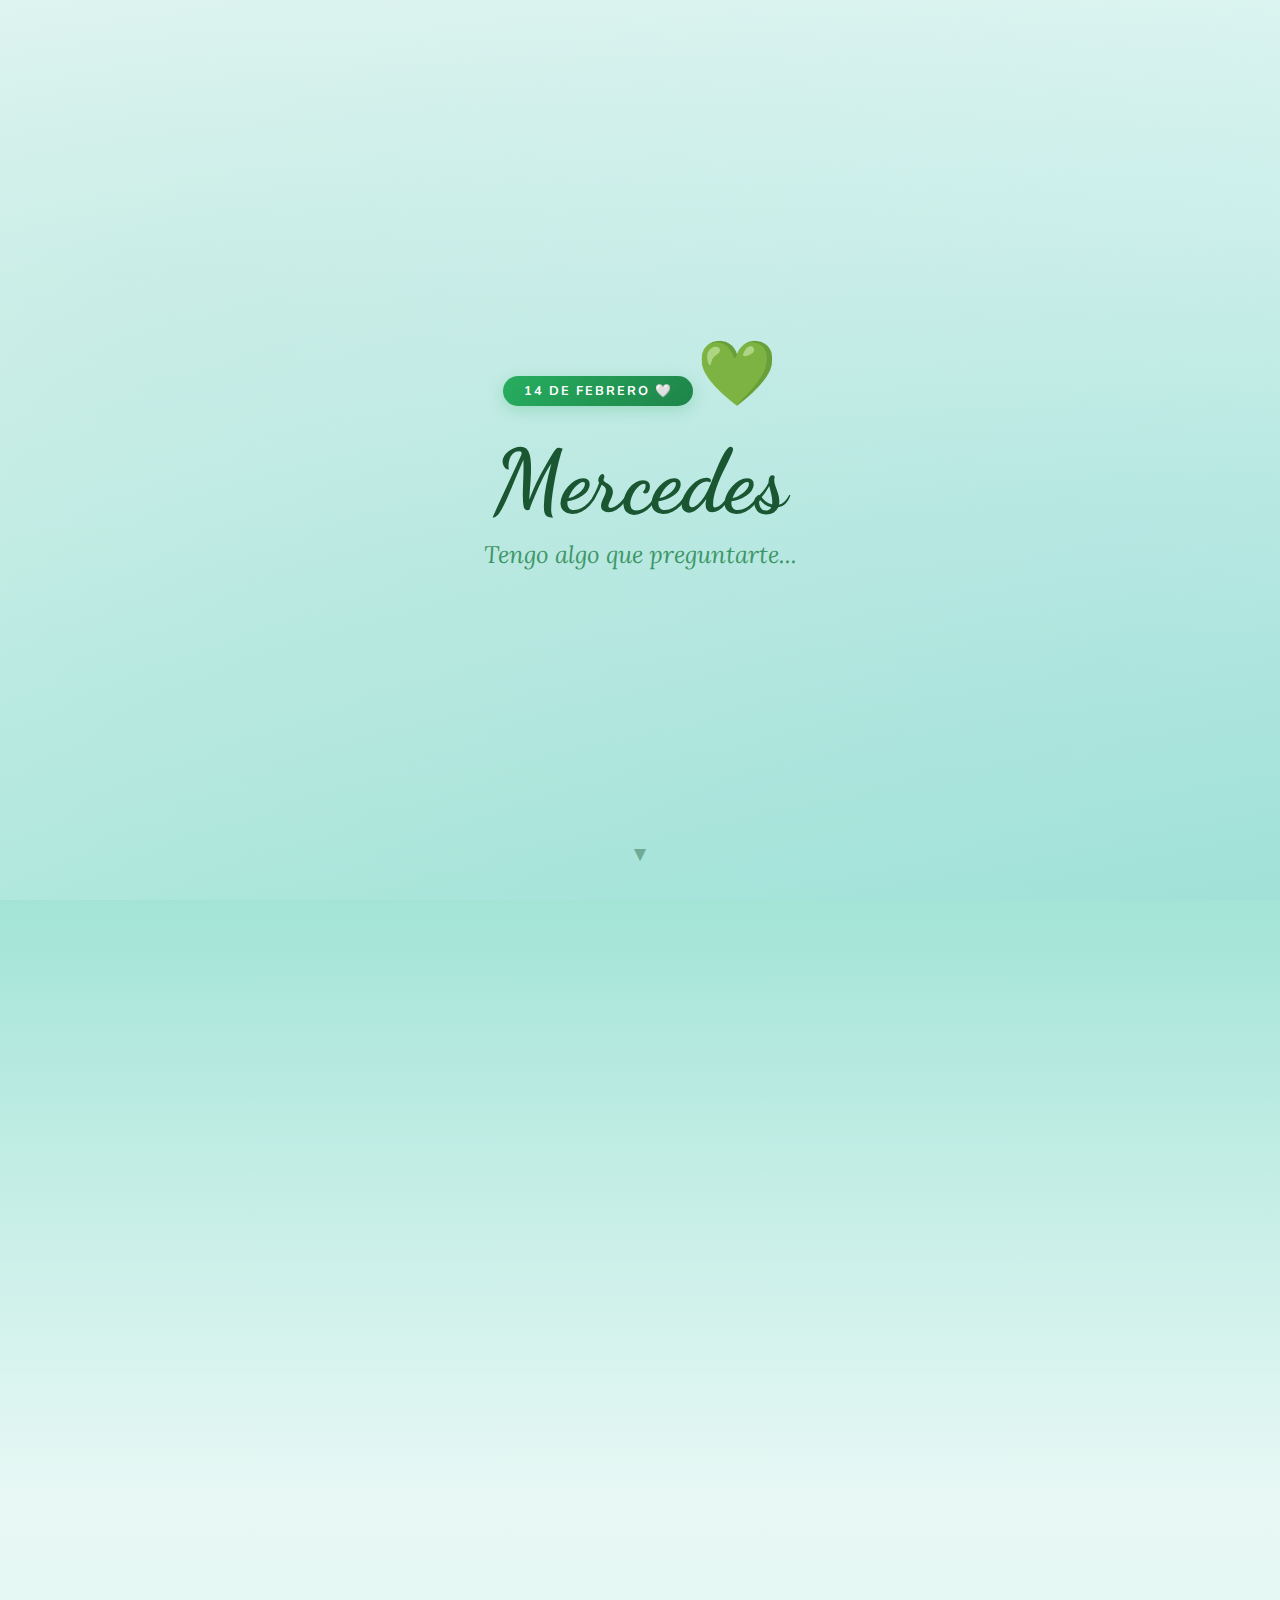
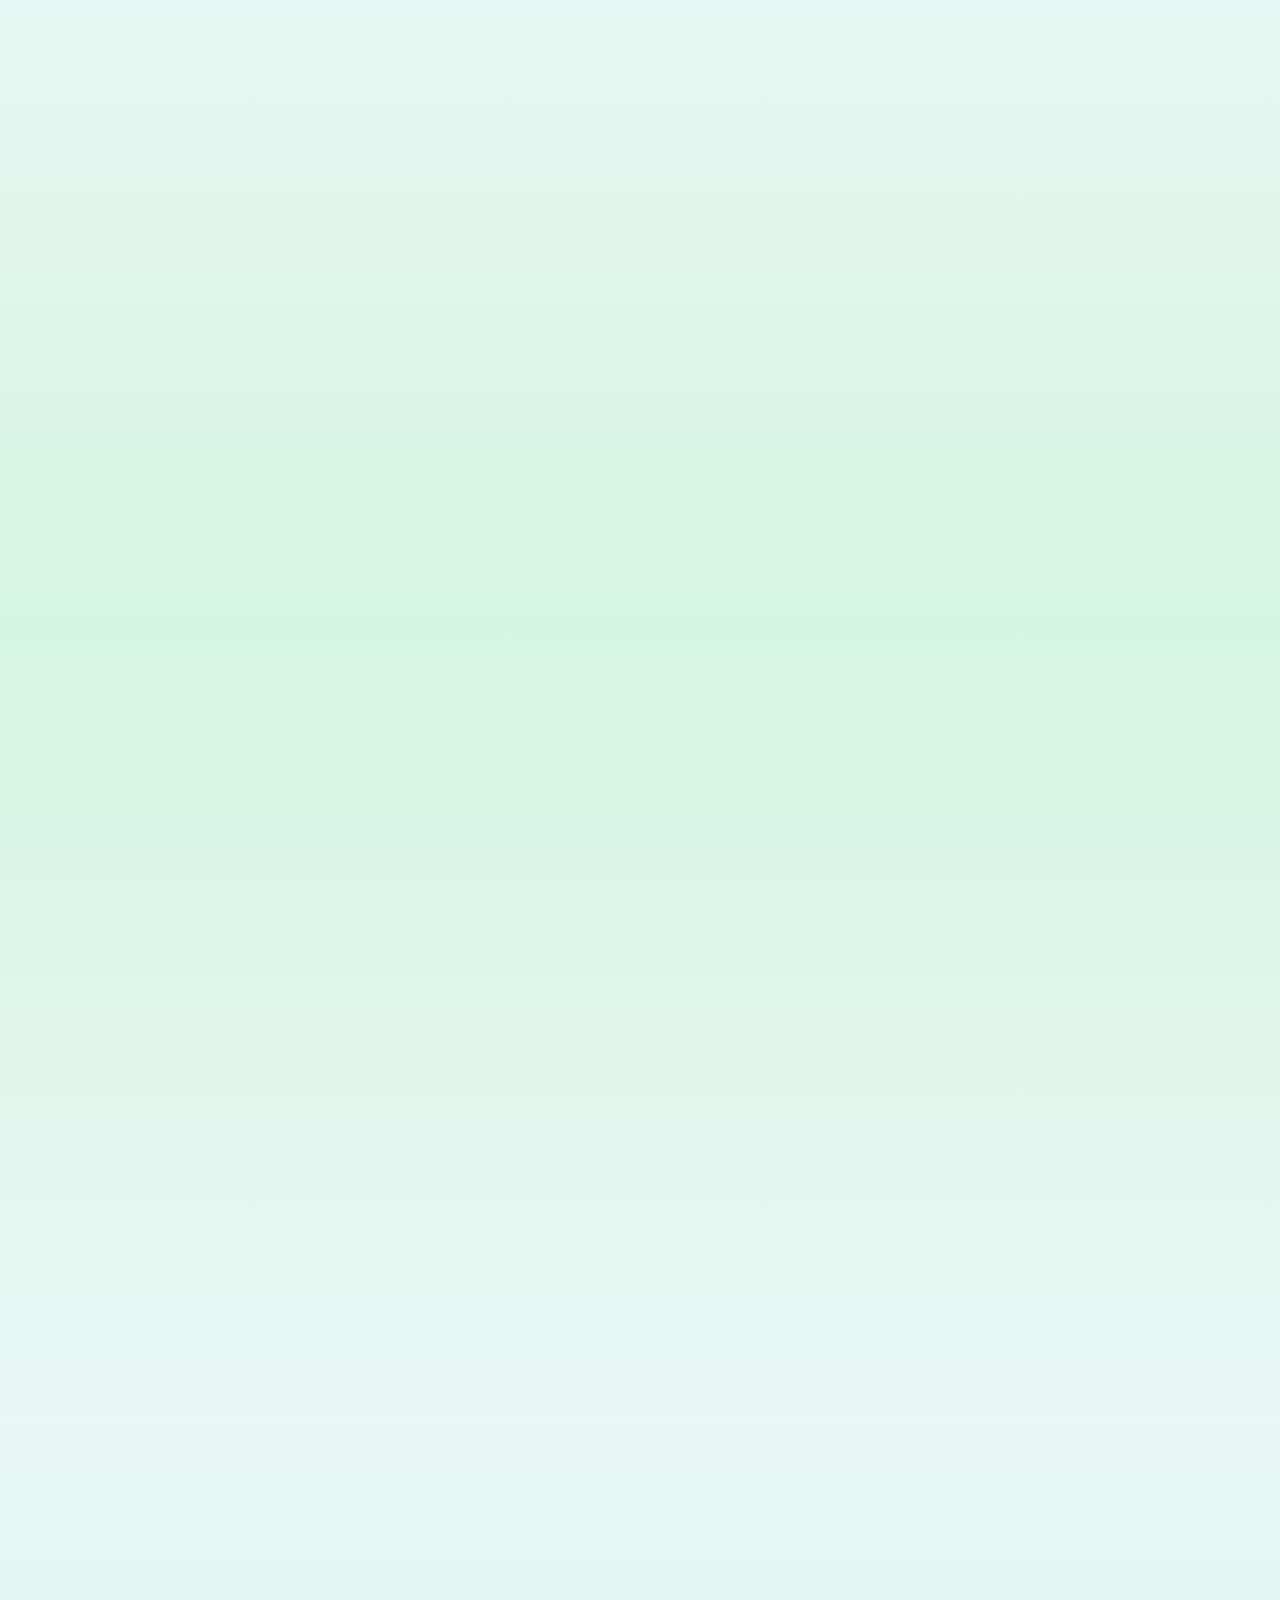
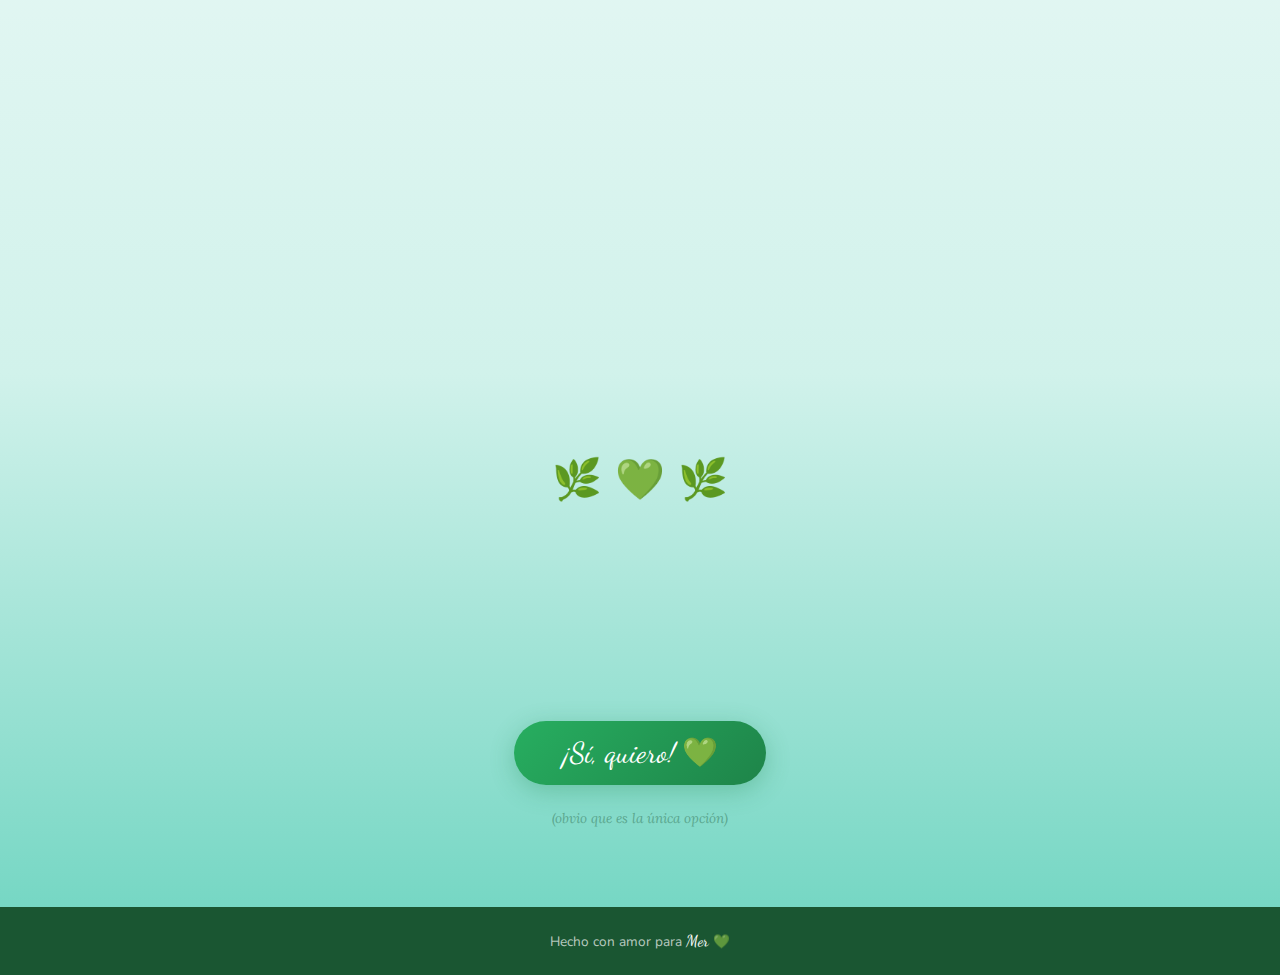
<file: 14/index.html>
<!DOCTYPE html>
<html lang="es">
<head>
  <meta charset="UTF-8">
  <meta name="viewport" content="width=device-width, initial-scale=1.0">
  <title>Para vos, Mechi 💚</title>
  <link rel="icon" href="data:image/svg+xml,<svg xmlns='http://www.w3.org/2000/svg' viewBox='0 0 100 100'><text y='.9em' font-size='90'>💚</text></svg>">
  <link rel="preconnect" href="https://fonts.googleapis.com">
  <link href="https://fonts.googleapis.com/css2?family=Dancing+Script:wght@400;500;600;700&family=Nunito:wght@400;600;700&family=Lora:ital,wght@0,400;0,700;1,400&display=swap" rel="stylesheet">
  <style>
    *, *::before, *::after { margin: 0; padding: 0; box-sizing: border-box; }
    html { scroll-behavior: smooth; overflow-x: hidden; }

    body {
      font-family: 'Nunito', sans-serif;
      background: #F0FAFA;
      color: #1a3a3a;
      overflow-x: hidden;
      min-height: 100vh;
    }

    .floating-bg {
      position: fixed;
      top: 0; left: 0;
      width: 100%; height: 100%;
      pointer-events: none;
      z-index: 0;
      overflow: hidden;
    }

    .floating-bg .leaf {
      position: absolute;
      animation: floatUp linear infinite;
      opacity: 0.12;
    }

    @keyframes floatUp {
      0% { transform: translateY(110vh) rotate(0deg); opacity: 0; }
      10% { opacity: 0.12; }
      90% { opacity: 0.12; }
      100% { transform: translateY(-10vh) rotate(360deg); opacity: 0; }
    }

    /* Hero */
    .hero {
      position: relative;
      min-height: 100vh;
      display: flex;
      align-items: center;
      justify-content: center;
      text-align: center;
      padding: 2rem;
      background: linear-gradient(170deg, #E8F8F5 0%, #D1F2EB 40%, #A3E4D7 100%);
      overflow: hidden;
    }

    .hero::before {
      content: '';
      position: absolute;
      top: -50%; left: -50%;
      width: 200%; height: 200%;
      background: radial-gradient(ellipse at 30% 40%, rgba(69, 179, 157, 0.1) 0%, transparent 50%),
                  radial-gradient(ellipse at 70% 60%, rgba(93, 173, 226, 0.08) 0%, transparent 50%);
      animation: drift 18s ease-in-out infinite alternate;
    }

    @keyframes drift {
      0% { transform: translate(0, 0); }
      100% { transform: translate(2%, 1%); }
    }

    .hero-content { position: relative; z-index: 2; max-width: 650px; }

    .hero-badge {
      display: inline-block;
      background: linear-gradient(135deg, #27AE60, #1E8449);
      color: white;
      padding: 0.4rem 1.3rem;
      border-radius: 50px;
      font-size: 0.8rem;
      font-weight: 700;
      letter-spacing: 2px;
      text-transform: uppercase;
      margin-bottom: 1.5rem;
      box-shadow: 0 4px 15px rgba(39, 174, 96, 0.25);
    }

    .hero-emoji {
      font-size: 4rem;
      display: inline-block;
      animation: pulse 1.5s ease-in-out infinite;
      margin-bottom: 1rem;
    }

    @keyframes pulse {
      0%, 100% { transform: scale(1); }
      50% { transform: scale(1.12); }
    }

    .hero-title {
      font-family: 'Dancing Script', cursive;
      font-size: clamp(2.8rem, 7vw, 5.5rem);
      font-weight: 700;
      color: #1A5632;
      line-height: 1.1;
      margin-bottom: 0.5rem;
    }

    .hero-sub {
      font-family: 'Lora', serif;
      font-style: italic;
      font-size: clamp(1.1rem, 2.5vw, 1.5rem);
      color: #1E8449;
      opacity: 0.8;
    }

    .scroll-hint {
      position: absolute;
      bottom: 2rem;
      left: 50%;
      transform: translateX(-50%);
      animation: bob 2s ease-in-out infinite;
      z-index: 2;
      color: #1A5632;
      opacity: 0.4;
      font-size: 1.3rem;
      text-decoration: none;
    }

    @keyframes bob {
      0%, 100% { transform: translateX(-50%) translateY(0); }
      50% { transform: translateX(-50%) translateY(8px); }
    }

    section { position: relative; z-index: 1; padding: 4rem 1.5rem; }
    .container { max-width: 720px; margin: 0 auto; }

    .section-title {
      font-family: 'Dancing Script', cursive;
      font-size: clamp(1.8rem, 4.5vw, 3rem);
      color: #1A5632;
      text-align: center;
      margin-bottom: 2rem;
    }

    /* Letter */
    .letter-section { background: linear-gradient(180deg, #A3E4D7 0%, #E8F8F5 100%); }

    .letter {
      background: #FDFEFE;
      border-radius: 16px;
      padding: 2.5rem 2rem;
      box-shadow: 0 8px 30px rgba(26, 86, 50, 0.07);
      border: 1px solid rgba(26, 86, 50, 0.06);
    }

    .letter p {
      font-family: 'Lora', serif;
      font-size: 1.05rem;
      line-height: 1.9;
      color: #2C3E50;
      margin-bottom: 1.2rem;
    }

    .letter p:last-of-type { margin-bottom: 0; }

    .letter-sign {
      font-family: 'Dancing Script', cursive;
      font-size: 1.5rem;
      color: #1A5632;
      text-align: right;
      margin-top: 1.5rem;
    }

    /* Timeline */
    .timeline-section { background: linear-gradient(180deg, #E8F8F5 0%, #D5F5E3 100%); }

    .timeline { position: relative; padding: 1rem 0; }

    .timeline::before {
      content: '';
      position: absolute;
      left: 16px;
      top: 0; bottom: 0;
      width: 3px;
      background: linear-gradient(to bottom, #27AE60, #1ABC9C, #2E86C1);
      border-radius: 3px;
    }

    .tl-item { position: relative; padding-left: 45px; margin-bottom: 2rem; }
    .tl-item:last-child { margin-bottom: 0; }

    .tl-dot {
      position: absolute;
      left: 8px; top: 4px;
      width: 18px; height: 18px;
      background: linear-gradient(135deg, #27AE60, #2E86C1);
      border-radius: 50%;
      border: 3px solid #E8F8F5;
      box-shadow: 0 0 10px rgba(39, 174, 96, 0.25);
    }

    .tl-date {
      font-size: 0.75rem;
      font-weight: 700;
      color: #1E8449;
      text-transform: uppercase;
      letter-spacing: 1px;
      margin-bottom: 0.25rem;
    }

    .tl-item h3 {
      font-family: 'Dancing Script', cursive;
      color: #1A5632;
      font-size: 1.2rem;
      margin-bottom: 0.3rem;
    }

    .tl-item p { font-size: 0.9rem; color: #34675C; line-height: 1.5; }

    /* Photo */
    .photo-section {
      background: linear-gradient(180deg, #D5F5E3 0%, #E8F8F5 100%);
      text-align: center;
    }

    .photo-frame {
      position: relative;
      display: inline-block;
      max-width: 400px;
      width: 100%;
    }

    .photo-placeholder {
      width: 100%;
      aspect-ratio: 4/5;
      border-radius: 16px;
      background: linear-gradient(135deg, #D5F5E3, #AED6F1, #A3E4D7);
      display: flex;
      align-items: center;
      justify-content: center;
      flex-direction: column;
      border: 4px solid white;
      box-shadow: 0 12px 40px rgba(26, 86, 50, 0.1);
      gap: 0.8rem;
    }

    .photo-placeholder-icon { font-size: 3.5rem; }
    .photo-placeholder-text {
      font-family: 'Dancing Script', cursive;
      font-size: 1.2rem;
      color: #1A5632;
      opacity: 0.5;
    }

    .photo-frame img {
      width: 100%;
      border-radius: 16px;
      box-shadow: 0 12px 40px rgba(26, 86, 50, 0.12);
      border: 4px solid white;
    }

    .photo-caption {
      font-family: 'Dancing Script', cursive;
      font-size: 1.3rem;
      color: #1A5632;
      margin-top: 1.2rem;
    }

    /* Promises */
    .promises-section { background: linear-gradient(180deg, #E8F8F5 0%, #D1F2EB 100%); }

    .promises-list { list-style: none; max-width: 550px; margin: 0 auto; }

    .promises-list li {
      display: flex;
      align-items: flex-start;
      gap: 0.8rem;
      margin-bottom: 1.2rem;
      padding: 1rem;
      background: rgba(255, 255, 255, 0.65);
      border-radius: 12px;
      border: 1px solid rgba(26, 86, 50, 0.04);
      transition: transform 0.3s;
    }

    .promises-list li:hover { transform: translateX(4px); }

    .p-icon { font-size: 1.3rem; flex-shrink: 0; margin-top: 2px; }

    .p-text {
      font-family: 'Lora', serif;
      font-size: 0.95rem;
      color: #2C3E50;
      line-height: 1.5;
    }

    /* CTA */
    .cta-section {
      background: linear-gradient(180deg, #D1F2EB 0%, #A3E4D7 50%, #76D7C4 100%);
      text-align: center;
      padding: 5rem 2rem;
    }

    .cta-emojis {
      font-size: 2.5rem;
      display: flex;
      justify-content: center;
      gap: 0.8rem;
      margin-bottom: 2rem;
    }

    .cta-emojis span { display: inline-block; animation: floaty 3s ease-in-out infinite; }
    .cta-emojis span:nth-child(2) { animation-delay: 0.2s; }
    .cta-emojis span:nth-child(3) { animation-delay: 0.4s; }

    @keyframes floaty {
      0%, 100% { transform: translateY(0); }
      50% { transform: translateY(-12px); }
    }

    .cta-question {
      font-family: 'Dancing Script', cursive;
      font-size: clamp(2.2rem, 5.5vw, 4rem);
      color: #1A5632;
      margin-bottom: 1.8rem;
      line-height: 1.2;
    }

    .btn-yes {
      display: inline-block;
      background: linear-gradient(135deg, #27AE60, #1E8449);
      color: white;
      font-family: 'Dancing Script', cursive;
      font-size: 1.8rem;
      padding: 0.9rem 3rem;
      border-radius: 50px;
      border: none;
      cursor: pointer;
      box-shadow: 0 6px 25px rgba(30, 132, 73, 0.3);
      transition: all 0.3s ease;
      position: relative;
      overflow: hidden;
    }

    .btn-yes:hover {
      transform: translateY(-3px) scale(1.05);
      box-shadow: 0 10px 35px rgba(30, 132, 73, 0.4);
    }

    .btn-yes::after {
      content: '';
      position: absolute;
      top: 0; left: -100%;
      width: 100%; height: 100%;
      background: linear-gradient(90deg, transparent, rgba(255,255,255,0.15), transparent);
      animation: shimmer 3s ease-in-out infinite;
    }

    @keyframes shimmer { 0%, 100% { left: -100%; } 50% { left: 100%; } }

    .cta-small {
      margin-top: 1.5rem;
      font-family: 'Lora', serif;
      font-style: italic;
      color: #1A5632;
      opacity: 0.4;
      font-size: 0.85rem;
    }

    /* Success */
    .success-overlay {
      position: fixed;
      top: 0; left: 0;
      width: 100%; height: 100%;
      background: linear-gradient(135deg, #E8F8F5, #D1F2EB, #A3E4D7);
      display: none;
      align-items: center;
      justify-content: center;
      flex-direction: column;
      z-index: 1000;
      text-align: center;
      padding: 2rem;
    }

    .success-overlay.active { display: flex; animation: fadeIn 0.5s ease; }

    .success-overlay .big-emoji {
      font-size: 5rem;
      margin-bottom: 1.5rem;
      animation: pulse 1.5s ease-in-out infinite;
    }

    .success-overlay h1 {
      font-family: 'Dancing Script', cursive;
      font-size: clamp(2rem, 6vw, 4rem);
      color: #1A5632;
      margin-bottom: 0.8rem;
    }

    .success-overlay p {
      font-family: 'Lora', serif;
      font-size: 1.2rem;
      color: #1E8449;
      font-style: italic;
    }

    @keyframes fadeIn { from { opacity: 0; } to { opacity: 1; } }

    #sparkle-canvas {
      position: fixed;
      top: 0; left: 0;
      width: 100%; height: 100%;
      pointer-events: none;
      z-index: 999;
      display: none;
    }

    .site-footer {
      background: #1A5632;
      color: rgba(255, 255, 255, 0.7);
      text-align: center;
      padding: 1.5rem;
      font-size: 0.85rem;
    }

    .site-footer span {
      color: white;
      font-family: 'Dancing Script', cursive;
      font-size: 1rem;
    }

    .reveal {
      opacity: 0;
      transform: translateY(25px);
      transition: opacity 0.7s ease, transform 0.7s ease;
    }

    .reveal.visible { opacity: 1; transform: translateY(0); }

    @media (max-width: 600px) {
      .letter { padding: 1.8rem 1.3rem; }
      section { padding: 3rem 1.2rem; }
    }
  </style>
</head>
<body>

  <div class="floating-bg" id="floatingBg"></div>
  <canvas id="sparkle-canvas"></canvas>

  <div class="success-overlay" id="successOverlay">
    <div class="big-emoji">🥰</div>
    <h1>¡Sabía que ibas a decir que sí!</h1>
    <p>Te amo, Mer 💚</p>
    <p style="margin-top: 0.8rem; font-size: 0.95rem; opacity: 0.6;">Feliz San Valentín, bby</p>
  </div>

  <section class="hero">
    <div class="hero-content">
      <div class="hero-badge">14 de Febrero 🤍</div>
      <div class="hero-emoji">💚</div>
      <h1 class="hero-title">Mercedes</h1>
      <p class="hero-sub">Tengo algo que preguntarte...</p>
    </div>
    <a href="#carta" class="scroll-hint">▼</a>
  </section>

  <section class="letter-section" id="carta">
    <div class="container">
      <h2 class="section-title reveal">Para vos</h2>
      <div class="letter reveal">
        <p>Mer,</p>
        <p>Ya pasó un año desde nuestro primer San Valentín y cada día que pasa me convenzo más de que sos la mejor persona que me pudo tocar.</p>
        <p>Me encanta cómo me hacés reír y cómo con un abrazo tuyo se me arregla cualquier día. Sos mi lugar favorito.</p>
        <p>Hoy no quiero nada raro, solo decirte que te elijo de nuevo, como cada día.</p>
        <div class="letter-sign">Con todo, tu rulindo 💚</div>
      </div>
    </div>
  </section>

  <section class="timeline-section" id="momentos">
    <div class="container">
      <h2 class="section-title reveal">Lo nuestro</h2>
      <div class="timeline reveal">
        <div class="tl-item">
          <div class="tl-dot"></div>
          <div class="tl-date">7 de Septiembre, 2024</div>
          <h3>Nuestra primera cita</h3>
          <p>El día que inicio nuestra aventura.</p>
        </div>
        <div class="tl-item">
          <div class="tl-dot"></div>
          <div class="tl-date">7 de Febrero, 2025</div>
          <h3>Novios 🤍</h3>
          <p>Oficial. La mejor decisión que tomé.</p>
        </div>
        <div class="tl-item">
          <div class="tl-dot"></div>
          <div class="tl-date">14 de Febrero, 2025</div>
          <h3>Primer San Valentín</h3>
          <p>Una semanita de novios y ya celebrando juntos. El primero de muchos.</p>
        </div>
        <div class="tl-item">
          <div class="tl-dot"></div>
          <div class="tl-date">7 de Febrero, 2026</div>
          <h3>Un año juntos 🎉</h3>
          <p>365 días eligiéndonos. Y los que faltan.</p>
        </div>
        <div class="tl-item">
          <div class="tl-dot"></div>
          <div class="tl-date">14 de Febrero, 2026</div>
          <h3>Hoy</h3>
          <p>Nuestro segundo San Valentín. Y te queria preguntar algo jijiji ....</p>
        </div>
      </div>
    </div>
  </section>

  <section class="photo-section" id="foto">
    <div class="container">
      <h2 class="section-title reveal">Nosotros</h2>
      <div class="photo-frame reveal">
        <img src="nosotros.jpg" alt="Mercedes y yo">
      </img>
      <p class="photo-caption reveal">Mi persona favorita 🤍</p>
    </div>
  </section>

  <section class="promises-section" id="promesas">
    <div class="container">
      <h2 class="section-title reveal">Te prometo</h2>
      <ul class="promises-list">
        <li class="reveal">
          <span class="p-icon">☀️</span>
          <span class="p-text">Hacerte reír todos los días, como vos me haces reir a mi.</span>
        </li>
        <li class="reveal">
          <span class="p-icon">🌙</span>
          <span class="p-text">Estar siempre, en las buenas y en las buenas pq solo hay buenas.</span>
        </li>
        <li class="reveal">
          <span class="p-icon">🎵</span>
          <span class="p-text">Escucharte de verdad, siempre.</span>
        </li>
        <li class="reveal">
          <span class="p-icon">💚</span>
          <span class="p-text">Elegirte cada día como te elegí el primero.</span>
        </li>
      </ul>
    </div>
  </section>

  <section class="cta-section" id="pregunta">
    <div class="container">
      <div class="cta-emojis">
        <span>🌿</span>
        <span>💚</span>
        <span>🌿</span>
      </div>
      <h2 class="cta-question reveal">Mer,<br>¿querés ser mi San Valentín?</h2>
      <button class="btn-yes" onclick="sayYes()">¡Sí, quiero! 💚</button>
      <p class="cta-small">(obvio que es la única opción)</p>
    </div>
  </section>

  <footer class="site-footer">
    <p>Hecho con amor para <span>Mer</span> 💚</p>
  </footer>

  <script>
    !function(){
      var c=document.getElementById('floatingBg'),
          items=['🌿','💚','🍃','✨','🤍','🌱'];
      for(var i=0;i<18;i++){
        var el=document.createElement('span');
        el.className='leaf';
        el.textContent=items[Math.floor(Math.random()*items.length)];
        el.style.left=Math.random()*100+'%';
        el.style.fontSize=(Math.random()*16+10)+'px';
        el.style.animationDuration=(Math.random()*18+12)+'s';
        el.style.animationDelay=(Math.random()*12)+'s';
        c.appendChild(el);
      }
    }();

    var obs=new IntersectionObserver(function(entries){
      entries.forEach(function(e){if(e.isIntersecting)e.target.classList.add('visible');});
    },{threshold:0.1,rootMargin:'0px 0px -40px 0px'});
    document.querySelectorAll('.reveal').forEach(function(el){obs.observe(el);});

    function sayYes(){
      document.getElementById('successOverlay').classList.add('active');
      var canvas=document.getElementById('sparkle-canvas');
      canvas.style.display='block';
      celebrate(canvas);
    }

    function celebrate(canvas){
      var emojis=['💚','🤍','✨','🌿','🍀','💚'];
      for(var i=0;i<35;i++){
        (function(i){
          setTimeout(function(){
            var d=document.createElement('div');
            d.textContent=emojis[Math.floor(Math.random()*emojis.length)];
            d.style.cssText='position:fixed;font-size:'+(Math.random()*25+18)+'px;left:'+(Math.random()*100)+'vw;top:100vh;z-index:1001;pointer-events:none;animation:rise '+(Math.random()*3+2)+'s ease-out forwards;';
            document.body.appendChild(d);
            setTimeout(function(){d.remove();},5000);
          },i*90);
        })(i);
      }
      var ctx=canvas.getContext('2d');
      canvas.width=innerWidth;canvas.height=innerHeight;
      var colors=['#27AE60','#1ABC9C','#2E86C1','#1E8449','#76D7C4','#AED6F1','#58D68D','#85C1E9'];
      var ps=[];
      for(var i=0;i<120;i++){
        ps.push({x:canvas.width/2,y:canvas.height/2,vx:(Math.random()-.5)*18,vy:(Math.random()-.5)*18-4,c:colors[Math.floor(Math.random()*colors.length)],s:Math.random()*7+3,r:Math.random()*360,rs:(Math.random()-.5)*8,g:0.14,l:1,d:Math.random()*.005+.003});
      }
      !function draw(){
        ctx.clearRect(0,0,canvas.width,canvas.height);
        var alive=false;
        ps.forEach(function(p){
          if(p.l<=0)return;alive=true;
          p.x+=p.vx;p.vy+=p.g;p.y+=p.vy;p.vx*=.99;p.r+=p.rs;p.l-=p.d;
          ctx.save();ctx.translate(p.x,p.y);ctx.rotate(p.r*Math.PI/180);
          ctx.globalAlpha=p.l;ctx.fillStyle=p.c;
          ctx.fillRect(-p.s/2,-p.s/2,p.s,p.s*1.8);
          ctx.restore();
        });
        if(alive)requestAnimationFrame(draw);
        else canvas.style.display='none';
      }();
    }

    var s=document.createElement('style');
    s.textContent='@keyframes rise{0%{transform:translateY(0) scale(0);opacity:1}50%{opacity:1}100%{transform:translateY(-120vh) scale(1.3);opacity:0}}';
    document.head.appendChild(s);
  </script>

</body>
</html>
</file>
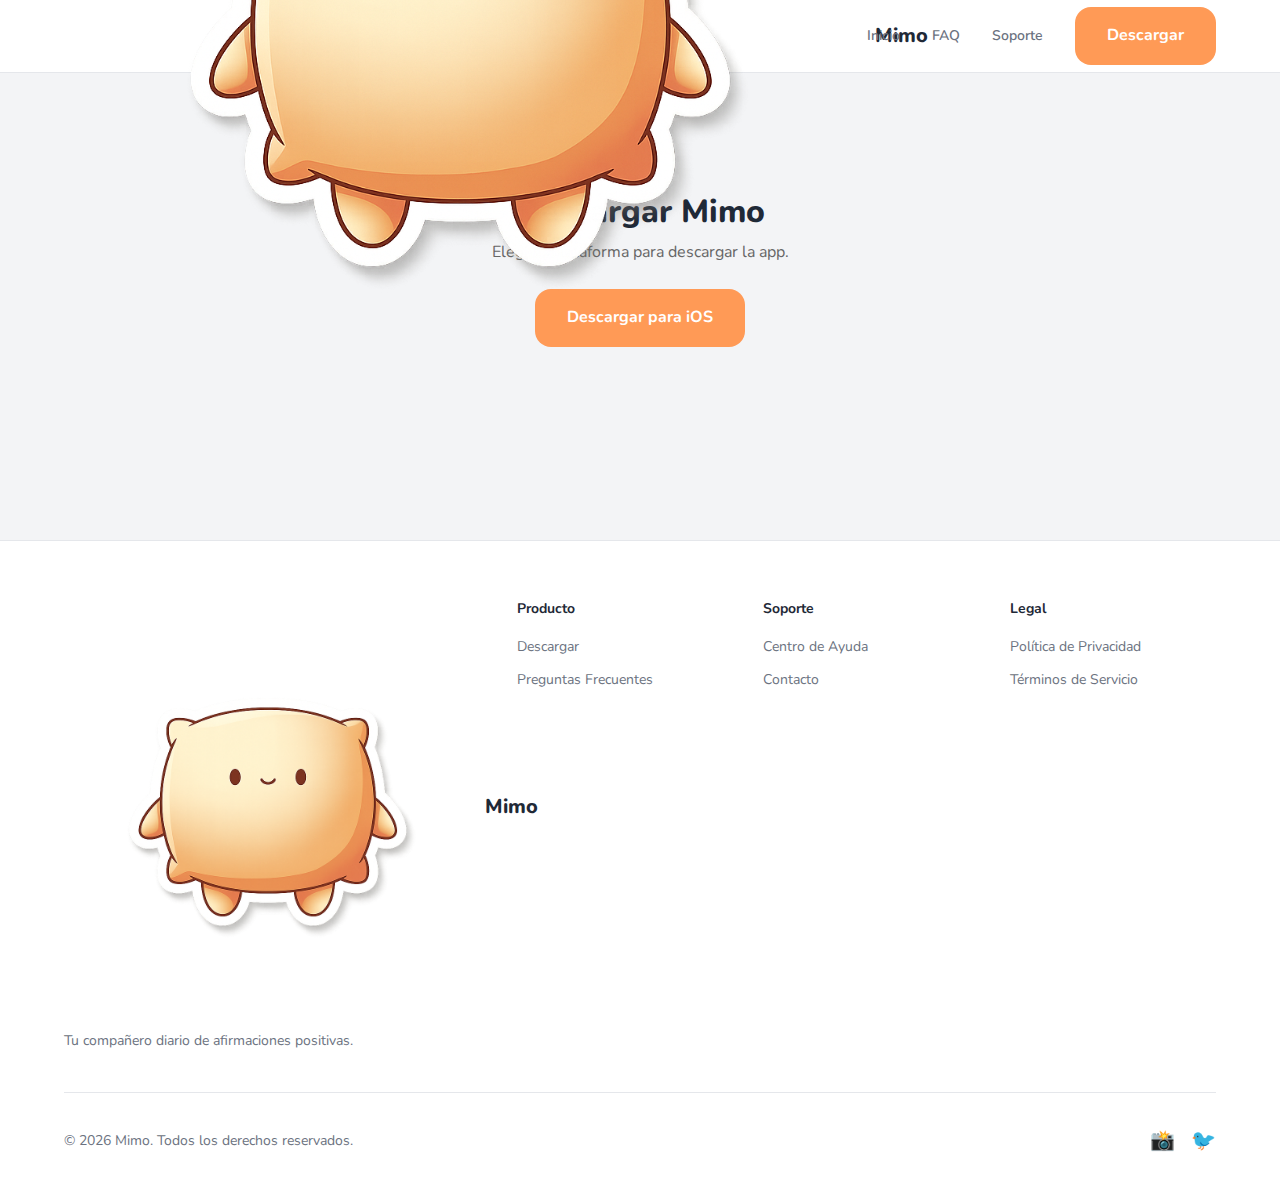
<file: download/index.html>
<!DOCTYPE html>
<html lang="es">
<head>
  <meta charset="UTF-8">
  <meta name="viewport" content="width=device-width, initial-scale=1.0">
  <meta name="description" content="Descargar Mimo - Afirmaciones positivas para iOS y Android">
  <title>Descargar Mimo - Afirmaciones Diarias</title>
  
  <link rel="stylesheet" href="../css/styles.css">
  <link rel="icon" type="image/png" href="../assets/Mimo.png">
  
  <style>
    .download-section {
      min-height: 60vh;
      display: flex;
      align-items: center;
      justify-content: center;
      text-align: center;
      padding: 3rem 1.5rem;
    }
    .download-content h1 { margin-bottom: 0.5rem; }
    .download-content p { color: var(--text-muted, #666); margin-bottom: 1.5rem; }
    .download-buttons { display: flex; flex-wrap: wrap; gap: 1rem; justify-content: center; align-items: center; }
    .download-buttons a { min-width: 200px; }
    .redirect-msg { font-size: 1.1rem; margin-top: 1rem; }
    .redirect-msg .spinner { display: inline-block; width: 20px; height: 20px; border: 2px solid rgba(0,0,0,.2); border-top-color: currentColor; border-radius: 50%; animation: spin 0.8s linear infinite; margin-right: 0.5rem; vertical-align: middle; }
    @keyframes spin { to { transform: rotate(360deg); } }
  </style>
</head>
<body>
  <!-- Header -->
  <header class="header" id="header">
    <div class="container">
      <div class="header-inner">
        <a href="../index.html" class="logo">
          <img src="../assets/Mimo.png" alt="Mimo" class="logo-icon">
          <span>Mimo</span>
        </a>
        
        <button class="mobile-menu-toggle" id="menuToggle" aria-label="Menú">☰</button>
        
        <nav class="nav" id="nav">
          <a href="../index.html" class="nav-link">Inicio</a>
          <a href="../faq.html" class="nav-link">FAQ</a>
          <a href="../support.html" class="nav-link">Soporte</a>
          <a href="index.html" class="btn btn-primary active">Descargar</a>
        </nav>
      </div>
    </div>
  </header>

  <section class="download-section">
    <div class="container">
      <div class="download-content">
        <!-- Mensaje inicial: se oculta cuando se muestran los botones -->
        <div id="redirectMessage">
          <h1>Redirigiendo...</h1>
          <p class="redirect-msg"><span class="spinner"></span>Llevándote a la tienda de aplicaciones.</p>
        </div>
        <!-- Opciones para desktop: oculto hasta que el script decida mostrarlas -->
        <div id="chooseStore" style="display: none;">
          <h1>Descargar Mimo</h1>
          <p>Elegí tu plataforma para descargar la app.</p>
          <div class="download-buttons" id="downloadButtons"></div>
        </div>
      </div>
    </div>
  </section>

  <!-- Footer -->
  <footer class="footer">
    <div class="container">
      <div class="footer-grid">
        <div class="footer-brand">
          <a href="../index.html" class="logo">
            <img src="../assets/Mimo.png" alt="Mimo" class="logo-icon">
            <span>Mimo</span>
          </a>
          <p>Tu compañero diario de afirmaciones positivas.</p>
        </div>
        <div class="footer-column">
          <h4>Producto</h4>
          <ul class="footer-links">
            <li><a href="index.html">Descargar</a></li>
            <li><a href="../faq.html">Preguntas Frecuentes</a></li>
          </ul>
        </div>
        <div class="footer-column">
          <h4>Soporte</h4>
          <ul class="footer-links">
            <li><a href="../support.html">Centro de Ayuda</a></li>
            <li><a href="../support.html#contact">Contacto</a></li>
          </ul>
        </div>
        <div class="footer-column">
          <h4>Legal</h4>
          <ul class="footer-links">
            <li><a href="../privacy.html">Política de Privacidad</a></li>
            <li><a href="../terms.html">Términos de Servicio</a></li>
          </ul>
        </div>
      </div>
      <div class="footer-bottom">
        <p>&copy; <span id="currentYear"></span> Mimo. Todos los derechos reservados.</p>
        <div class="social-links">
          <a href="https://instagram.com/mimoapp" class="social-link" aria-label="Instagram" target="_blank" rel="noopener">📸</a>
          <a href="https://twitter.com/mimoapp" class="social-link" aria-label="Twitter" target="_blank" rel="noopener">🐦</a>
        </div>
      </div>
    </div>
  </footer>

  <script>
    // ========== URLs de descarga (editá estas según tu app) ==========
    const DOWNLOAD_URLS = {
      ios: 'https://apps.apple.com/us/app/afirmaciones-diarias-mimo/id6757969746',
      android: ''  // Ej: 'https://play.google.com/store/apps/details?id=com.tu.app'
    };

    function isIOS() {
      return /iPad|iPhone|iPod/.test(navigator.userAgent) ||
        (navigator.platform === 'MacIntel' && navigator.maxTouchPoints > 1);
    }

    function isAndroid() {
      return /Android/i.test(navigator.userAgent);
    }

    function redirect(url) {
      if (url) window.location.replace(url);
    }

    function showStoreChooser() {
      document.getElementById('redirectMessage').style.display = 'none';
      var wrap = document.getElementById('chooseStore');
      var container = document.getElementById('downloadButtons');
      wrap.style.display = 'block';

      if (DOWNLOAD_URLS.ios) {
        var a = document.createElement('a');
        a.href = DOWNLOAD_URLS.ios;
        a.className = 'btn btn-primary';
        a.target = '_blank';
        a.rel = 'noopener';
        a.textContent = 'Descargar para iOS';
        container.appendChild(a);
      }
      if (DOWNLOAD_URLS.android) {
        var b = document.createElement('a');
        b.href = DOWNLOAD_URLS.android;
        b.className = 'btn btn-primary';
        b.target = '_blank';
        b.rel = 'noopener';
        b.textContent = 'Descargar para Android';
        container.appendChild(b);
      }
      if (!DOWNLOAD_URLS.ios && !DOWNLOAD_URLS.android) {
        container.innerHTML = '<p>No hay enlaces de descarga configurados.</p>';
      }
    }

    (function () {
      if (isIOS() && DOWNLOAD_URLS.ios) {
        redirect(DOWNLOAD_URLS.ios);
        return;
      }
      if (isAndroid() && DOWNLOAD_URLS.android) {
        redirect(DOWNLOAD_URLS.android);
        return;
      }
      // Desktop o sin URL para su dispositivo: mostrar opciones
      showStoreChooser();
    })();

    // Mobile menu
    document.getElementById('menuToggle').addEventListener('click', function () {
      document.getElementById('nav').classList.toggle('open');
    });
    window.addEventListener('scroll', function () {
      document.getElementById('header').classList.toggle('scrolled', window.scrollY > 10);
    });
    document.getElementById('currentYear').textContent = new Date().getFullYear();
  </script>
</body>
</html>
</file>
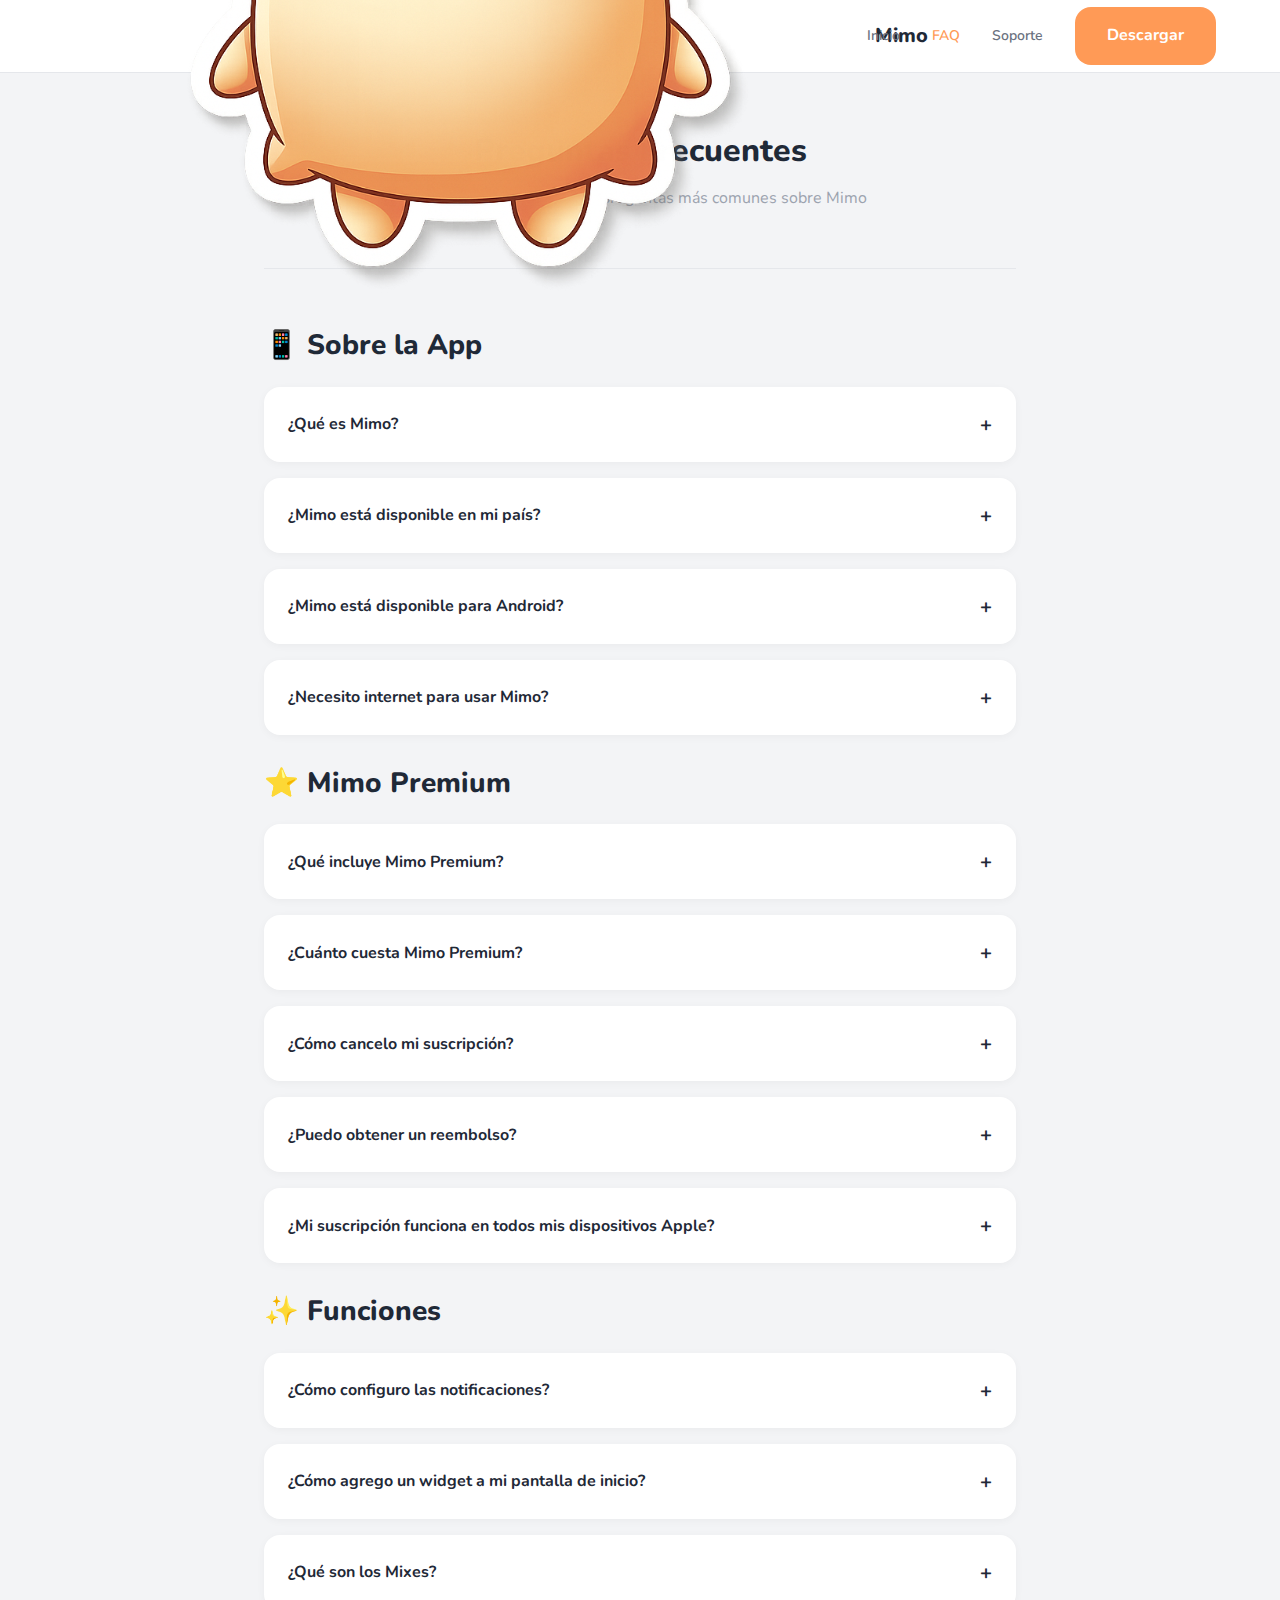
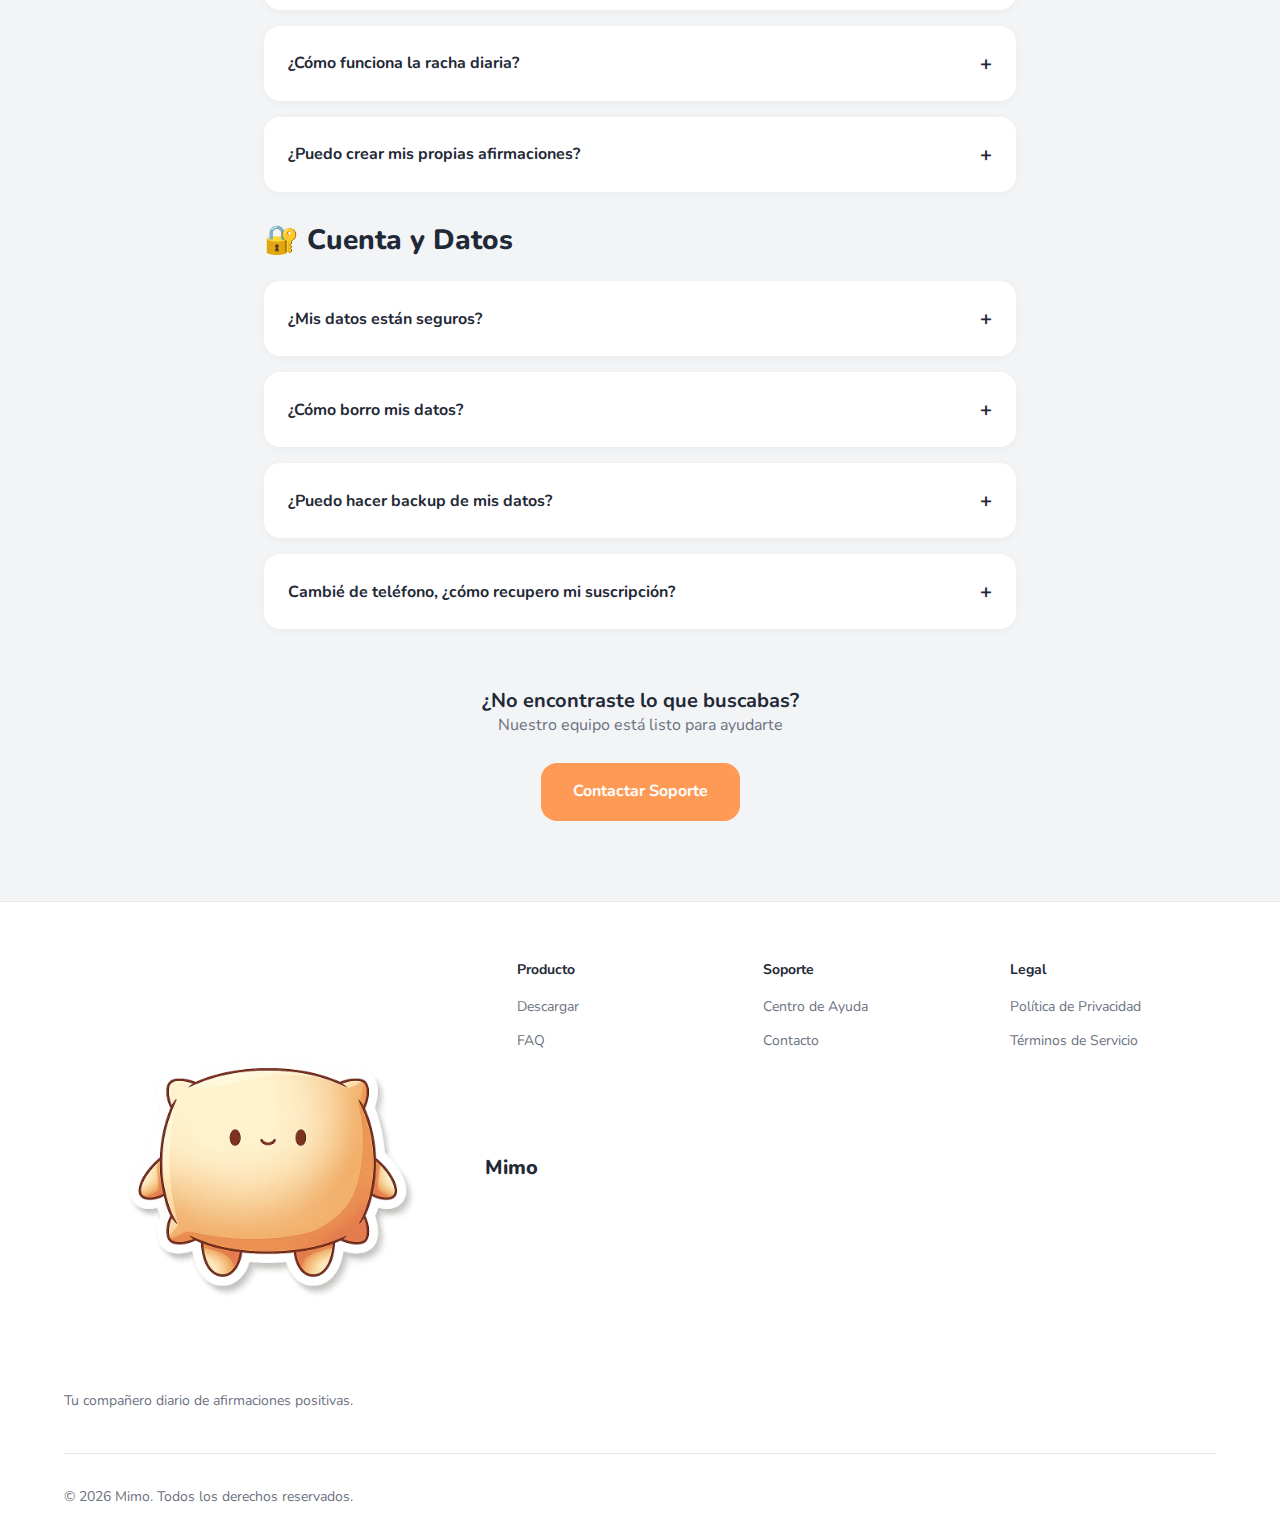
<file: faq.html>
<!DOCTYPE html>
<html lang="es">
<head>
  <meta charset="UTF-8">
  <meta name="viewport" content="width=device-width, initial-scale=1.0">
  <meta name="description" content="Preguntas Frecuentes sobre Mimo - Encontrá respuestas a las dudas más comunes.">
  
  <title>Preguntas Frecuentes - Mimo</title>
  
  <link rel="stylesheet" href="css/styles.css">
  <link rel="icon" type="image/png" href="assets/Mimo.png">
</head>
<body>
  <!-- Header -->
  <header class="header" id="header">
    <div class="container">
      <div class="header-inner">
        <a href="index.html" class="logo">
          <img src="assets/Mimo.png" alt="Mimo" class="logo-icon">
          <span>Mimo</span>
        </a>
        
        <button class="mobile-menu-toggle" id="menuToggle" aria-label="Menú">
          ☰
        </button>
        
        <nav class="nav" id="nav">
          <a href="index.html" class="nav-link">Inicio</a>
          <a href="faq.html" class="nav-link active">FAQ</a>
          <a href="support.html" class="nav-link">Soporte</a>
          <a href="index.html#download" class="btn btn-primary">Descargar</a>
        </nav>
      </div>
    </div>
  </header>

  <!-- Content -->
  <main class="legal-page">
    <div class="container container-narrow">
      <div class="legal-header">
        <h1>Preguntas Frecuentes</h1>
        <p class="text-muted">Encontrá respuestas a las preguntas más comunes sobre Mimo</p>
      </div>
      
      <!-- General -->
      <section class="mb-4">
        <h2 style="margin-bottom: var(--spacing-xl);">📱 Sobre la App</h2>
        
        <div class="faq-list">
          <div class="faq-item">
            <button class="faq-question">
              <span>¿Qué es Mimo?</span>
              <span class="faq-icon">+</span>
            </button>
            <div class="faq-answer">
              <p>Mimo es una aplicación de bienestar personal que te envía afirmaciones positivas diarias en español. Está diseñada para ayudarte a cultivar una mentalidad positiva, mejorar tu autoestima y empezar cada día con motivación.</p>
              <p>Con Mimo podés elegir entre más de 500 afirmaciones en categorías como amor propio, motivación, calma, éxito, relaciones y más.</p>
            </div>
          </div>
          
          <div class="faq-item">
            <button class="faq-question">
              <span>¿Mimo está disponible en mi país?</span>
              <span class="faq-icon">+</span>
            </button>
            <div class="faq-answer">
              <p>¡Sí! Mimo está disponible en la App Store de todos los países donde Apple opera. La app está completamente en español, pensada especialmente para usuarios hispanohablantes de Latinoamérica y España.</p>
            </div>
          </div>
          
          <div class="faq-item">
            <button class="faq-question">
              <span>¿Mimo está disponible para Android?</span>
              <span class="faq-icon">+</span>
            </button>
            <div class="faq-answer">
              <p>Actualmente Mimo solo está disponible para iPhone y iPad. Estamos trabajando en una versión para Android que esperamos lanzar próximamente. ¡Suscribite a nuestras redes para enterarte cuando esté disponible!</p>
            </div>
          </div>
          
          <div class="faq-item">
            <button class="faq-question">
              <span>¿Necesito internet para usar Mimo?</span>
              <span class="faq-icon">+</span>
            </button>
            <div class="faq-answer">
              <p>No necesitás conexión a internet para ver tus afirmaciones diarias. Todas las afirmaciones se almacenan localmente en tu dispositivo. Solo necesitás internet para:</p>
              <ul>
                <li>Descargar la app inicialmente</li>
                <li>Escuchar los audios de las afirmaciones</li>
                <li>Realizar compras o gestionar tu suscripción</li>
              </ul>
            </div>
          </div>
        </div>
      </section>
      
      <!-- Premium -->
      <section class="mb-4">
        <h2 style="margin-bottom: var(--spacing-xl);">⭐ Mimo Premium</h2>
        
        <div class="faq-list">
          <div class="faq-item">
            <button class="faq-question">
              <span>¿Qué incluye Mimo Premium?</span>
              <span class="faq-icon">+</span>
            </button>
            <div class="faq-answer">
              <p>Con Mimo Premium tenés acceso completo a:</p>
              <ul>
                <li><strong>Todas las afirmaciones:</strong> Más de 500 afirmaciones en todas las categorías</li>
                <li><strong>Audio ilimitado:</strong> Escuchá todas las afirmaciones con voz profesional</li>
                <li><strong>Mixes personalizados:</strong> Creá tus propias colecciones combinando categorías</li>
                <li><strong>Frases personalizadas:</strong> Agregá tus propias afirmaciones</li>
                <li><strong>Todos los temas:</strong> Acceso a fondos y temas exclusivos</li>
                <li><strong>Iconos alternativos:</strong> Personalizá el ícono de la app</li>
                <li><strong>Sin publicidad:</strong> Experiencia limpia y sin interrupciones</li>
              </ul>
            </div>
          </div>
          
          <div class="faq-item">
            <button class="faq-question">
              <span>¿Cuánto cuesta Mimo Premium?</span>
              <span class="faq-icon">+</span>
            </button>
            <div class="faq-answer">
              <p>Ofrecemos diferentes planes de suscripción para adaptarnos a tus necesidades:</p>
              <ul>
                <li><strong>Semanal:</strong> Ideal para probar la experiencia completa</li>
                <li><strong>Mensual:</strong> Flexibilidad mes a mes</li>
                <li><strong>Anual:</strong> El mejor valor, ahorrás significativamente</li>
              </ul>
              <p>Los precios exactos se muestran en la app y pueden variar según tu país. También ofrecemos un período de prueba gratuito para nuevos usuarios.</p>
            </div>
          </div>
          
          <div class="faq-item">
            <button class="faq-question">
              <span>¿Cómo cancelo mi suscripción?</span>
              <span class="faq-icon">+</span>
            </button>
            <div class="faq-answer">
              <p>Podés cancelar tu suscripción en cualquier momento desde la configuración de tu iPhone:</p>
              <ol>
                <li>Abrí <strong>Configuración</strong> en tu iPhone</li>
                <li>Tocá tu nombre en la parte superior (Apple ID)</li>
                <li>Tocá <strong>"Suscripciones"</strong></li>
                <li>Seleccioná <strong>"Mimo"</strong></li>
                <li>Tocá <strong>"Cancelar suscripción"</strong></li>
              </ol>
              <p>Después de cancelar, seguirás teniendo acceso a Premium hasta el final de tu período de facturación actual.</p>
            </div>
          </div>
          
          <div class="faq-item">
            <button class="faq-question">
              <span>¿Puedo obtener un reembolso?</span>
              <span class="faq-icon">+</span>
            </button>
            <div class="faq-answer">
              <p>Las compras se procesan a través de Apple, por lo que los reembolsos deben solicitarse directamente a ellos:</p>
              <ol>
                <li>Visitá <a href="https://reportaproblem.apple.com" target="_blank" rel="noopener">reportaproblem.apple.com</a></li>
                <li>Iniciá sesión con tu Apple ID</li>
                <li>Encontrá la compra de Mimo</li>
                <li>Seleccioná "Solicitar reembolso"</li>
              </ol>
              <p>Apple revisará tu solicitud y te responderá por email.</p>
            </div>
          </div>
          
          <div class="faq-item">
            <button class="faq-question">
              <span>¿Mi suscripción funciona en todos mis dispositivos Apple?</span>
              <span class="faq-icon">+</span>
            </button>
            <div class="faq-answer">
              <p>¡Sí! Tu suscripción está vinculada a tu Apple ID, por lo que podés usar Mimo Premium en tu iPhone y iPad con la misma cuenta sin costo adicional.</p>
            </div>
          </div>
        </div>
      </section>
      
      <!-- Funciones -->
      <section class="mb-4">
        <h2 style="margin-bottom: var(--spacing-xl);">✨ Funciones</h2>
        
        <div class="faq-list">
          <div class="faq-item">
            <button class="faq-question">
              <span>¿Cómo configuro las notificaciones?</span>
              <span class="faq-icon">+</span>
            </button>
            <div class="faq-answer">
              <p>Podés personalizar tus notificaciones desde el perfil en la app:</p>
              <ol>
                <li>Tocá el ícono de perfil en la pantalla principal</li>
                <li>Seleccioná "Notificaciones"</li>
                <li>Elegí la frecuencia (1-5 veces por día)</li>
                <li>Configurá el rango de horas en que querés recibirlas</li>
              </ol>
              <p>También podés activar el recordatorio de racha diaria para mantener tu motivación.</p>
            </div>
          </div>
          
          <div class="faq-item">
            <button class="faq-question">
              <span>¿Cómo agrego un widget a mi pantalla de inicio?</span>
              <span class="faq-icon">+</span>
            </button>
            <div class="faq-answer">
              <p>Los widgets te permiten ver afirmaciones sin abrir la app:</p>
              <ol>
                <li>Mantené presionada la pantalla de inicio hasta que los íconos tiemblen</li>
                <li>Tocá el botón <strong>"+"</strong> en la esquina superior</li>
                <li>Buscá <strong>"Mimo"</strong> en la lista de widgets</li>
                <li>Elegí el tamaño que prefieras (pequeño, mediano o grande)</li>
                <li>Tocá "Agregar widget" y ubicalo donde quieras</li>
              </ol>
            </div>
          </div>
          
          <div class="faq-item">
            <button class="faq-question">
              <span>¿Qué son los Mixes?</span>
              <span class="faq-icon">+</span>
            </button>
            <div class="faq-answer">
              <p>Los Mixes son colecciones personalizadas de afirmaciones. Hay dos tipos:</p>
              <ul>
                <li><strong>Mixes predefinidos:</strong> Colecciones curadas por nosotros, como "Buenos días" o "Antes de dormir"</li>
                <li><strong>Tus Mixes (Premium):</strong> Creá tus propias combinaciones seleccionando las categorías que quieras mezclar</li>
              </ul>
              <p>También está el Mix de Favoritos, que se desbloquea cuando guardás al menos 5 afirmaciones como favoritas.</p>
            </div>
          </div>
          
          <div class="faq-item">
            <button class="faq-question">
              <span>¿Cómo funciona la racha diaria?</span>
              <span class="faq-icon">+</span>
            </button>
            <div class="faq-answer">
              <p>La racha cuenta los días consecutivos que usás Mimo. Cada día que abrís la app y leés al menos una afirmación, tu racha aumenta.</p>
              <p>Si te olvidás de abrir la app un día, la racha se reinicia a 0. Por eso te recomendamos activar el recordatorio de racha en las notificaciones.</p>
              <p>¡Tu racha más larga queda guardada para que puedas intentar superarla!</p>
            </div>
          </div>
          
          <div class="faq-item">
            <button class="faq-question">
              <span>¿Puedo crear mis propias afirmaciones?</span>
              <span class="faq-icon">+</span>
            </button>
            <div class="faq-answer">
              <p>¡Sí! Con Mimo Premium podés crear frases personalizadas:</p>
              <ol>
                <li>Andá a tu perfil</li>
                <li>Tocá "Mis frases"</li>
                <li>Tocá el botón "+" para agregar una nueva</li>
                <li>Escribí tu afirmación personalizada</li>
              </ol>
              <p>Tus frases personalizadas aparecerán mezcladas con las demás afirmaciones en la app.</p>
            </div>
          </div>
        </div>
      </section>
      
      <!-- Cuenta y datos -->
      <section class="mb-4">
        <h2 style="margin-bottom: var(--spacing-xl);">🔐 Cuenta y Datos</h2>
        
        <div class="faq-list">
          <div class="faq-item">
            <button class="faq-question">
              <span>¿Mis datos están seguros?</span>
              <span class="faq-icon">+</span>
            </button>
            <div class="faq-answer">
              <p>¡Sí! Tu privacidad es nuestra prioridad:</p>
              <ul>
                <li>Todos tus datos (nombre, preferencias, favoritos) se guardan <strong>localmente en tu dispositivo</strong></li>
                <li>No vendemos ni compartimos tu información con terceros</li>
                <li>No requerimos crear una cuenta con email o contraseña</li>
                <li>Solo usamos datos anónimos para mejorar la app</li>
              </ul>
              <p>Podés leer más en nuestra <a href="privacy.html">Política de Privacidad</a>.</p>
            </div>
          </div>
          
          <div class="faq-item">
            <button class="faq-question">
              <span>¿Cómo borro mis datos?</span>
              <span class="faq-icon">+</span>
            </button>
            <div class="faq-answer">
              <p>Como todos tus datos se almacenan localmente en tu dispositivo, simplemente desinstalar la app elimina toda tu información.</p>
              <p>Si querés mantener la app pero reiniciar tus datos, podés eliminarla y volver a instalarla.</p>
            </div>
          </div>
          
          <div class="faq-item">
            <button class="faq-question">
              <span>¿Puedo hacer backup de mis datos?</span>
              <span class="faq-icon">+</span>
            </button>
            <div class="faq-answer">
              <p>Tus datos de Mimo se incluyen en el backup de iCloud de tu iPhone. Si hacés backup de tu dispositivo y lo restaurás, tus preferencias, favoritos y frases personalizadas se recuperarán.</p>
              <p>Asegurate de tener activado el backup de iCloud en Configuración > [Tu nombre] > iCloud > Copia en iCloud.</p>
            </div>
          </div>
          
          <div class="faq-item">
            <button class="faq-question">
              <span>Cambié de teléfono, ¿cómo recupero mi suscripción?</span>
              <span class="faq-icon">+</span>
            </button>
            <div class="faq-answer">
              <p>Tu suscripción está vinculada a tu Apple ID, no a tu dispositivo. Para recuperarla:</p>
              <ol>
                <li>Asegurate de iniciar sesión con el mismo Apple ID en tu nuevo teléfono</li>
                <li>Descargá Mimo desde la App Store</li>
                <li>Tu suscripción se restaurará automáticamente</li>
              </ol>
              <p>Si no se restaura automáticamente, tocá "Restaurar compras" en la pantalla de suscripción dentro de la app.</p>
            </div>
          </div>
        </div>
      </section>
      
      <!-- Más ayuda -->
      <section style="text-align: center; margin-top: var(--spacing-4xl);">
        <h3>¿No encontraste lo que buscabas?</h3>
        <p style="margin-bottom: var(--spacing-xl);">Nuestro equipo está listo para ayudarte</p>
        <a href="support.html#contact" class="btn btn-primary">Contactar Soporte</a>
      </section>
    </div>
  </main>

  <!-- Footer -->
  <footer class="footer">
    <div class="container">
      <div class="footer-grid">
        <div class="footer-brand">
          <a href="index.html" class="logo">
            <img src="assets/Mimo.png" alt="Mimo" class="logo-icon">
            <span>Mimo</span>
          </a>
          <p>Tu compañero diario de afirmaciones positivas.</p>
        </div>
        
        <div class="footer-column">
          <h4>Producto</h4>
          <ul class="footer-links">
            <li><a href="index.html#download">Descargar</a></li>
            <li><a href="faq.html">FAQ</a></li>
          </ul>
        </div>
        
        <div class="footer-column">
          <h4>Soporte</h4>
          <ul class="footer-links">
            <li><a href="support.html">Centro de Ayuda</a></li>
            <li><a href="support.html#contact">Contacto</a></li>
          </ul>
        </div>
        
        <div class="footer-column">
          <h4>Legal</h4>
          <ul class="footer-links">
            <li><a href="privacy.html">Política de Privacidad</a></li>
            <li><a href="terms.html">Términos de Servicio</a></li>
          </ul>
        </div>
      </div>
      
      <div class="footer-bottom">
        <p>&copy; <span id="currentYear"></span> Mimo. Todos los derechos reservados.</p>
      </div>
    </div>
  </footer>

  <script>
    // Mobile menu
    const menuToggle = document.getElementById('menuToggle');
    const nav = document.getElementById('nav');
    menuToggle.addEventListener('click', () => nav.classList.toggle('open'));
    
    // Header scroll
    const header = document.getElementById('header');
    window.addEventListener('scroll', () => {
      header.classList.toggle('scrolled', window.scrollY > 10);
    });
    
    // Set current year
    document.getElementById('currentYear').textContent = new Date().getFullYear();
    
    // FAQ Accordion
    document.querySelectorAll('.faq-question').forEach(button => {
      button.addEventListener('click', () => {
        const item = button.parentElement;
        const isOpen = item.classList.contains('open');
        
        // Close all others
        document.querySelectorAll('.faq-item').forEach(faq => {
          faq.classList.remove('open');
        });
        
        // Toggle current
        if (!isOpen) {
          item.classList.add('open');
        }
      });
    });
  </script>
</body>
</html>
</file>
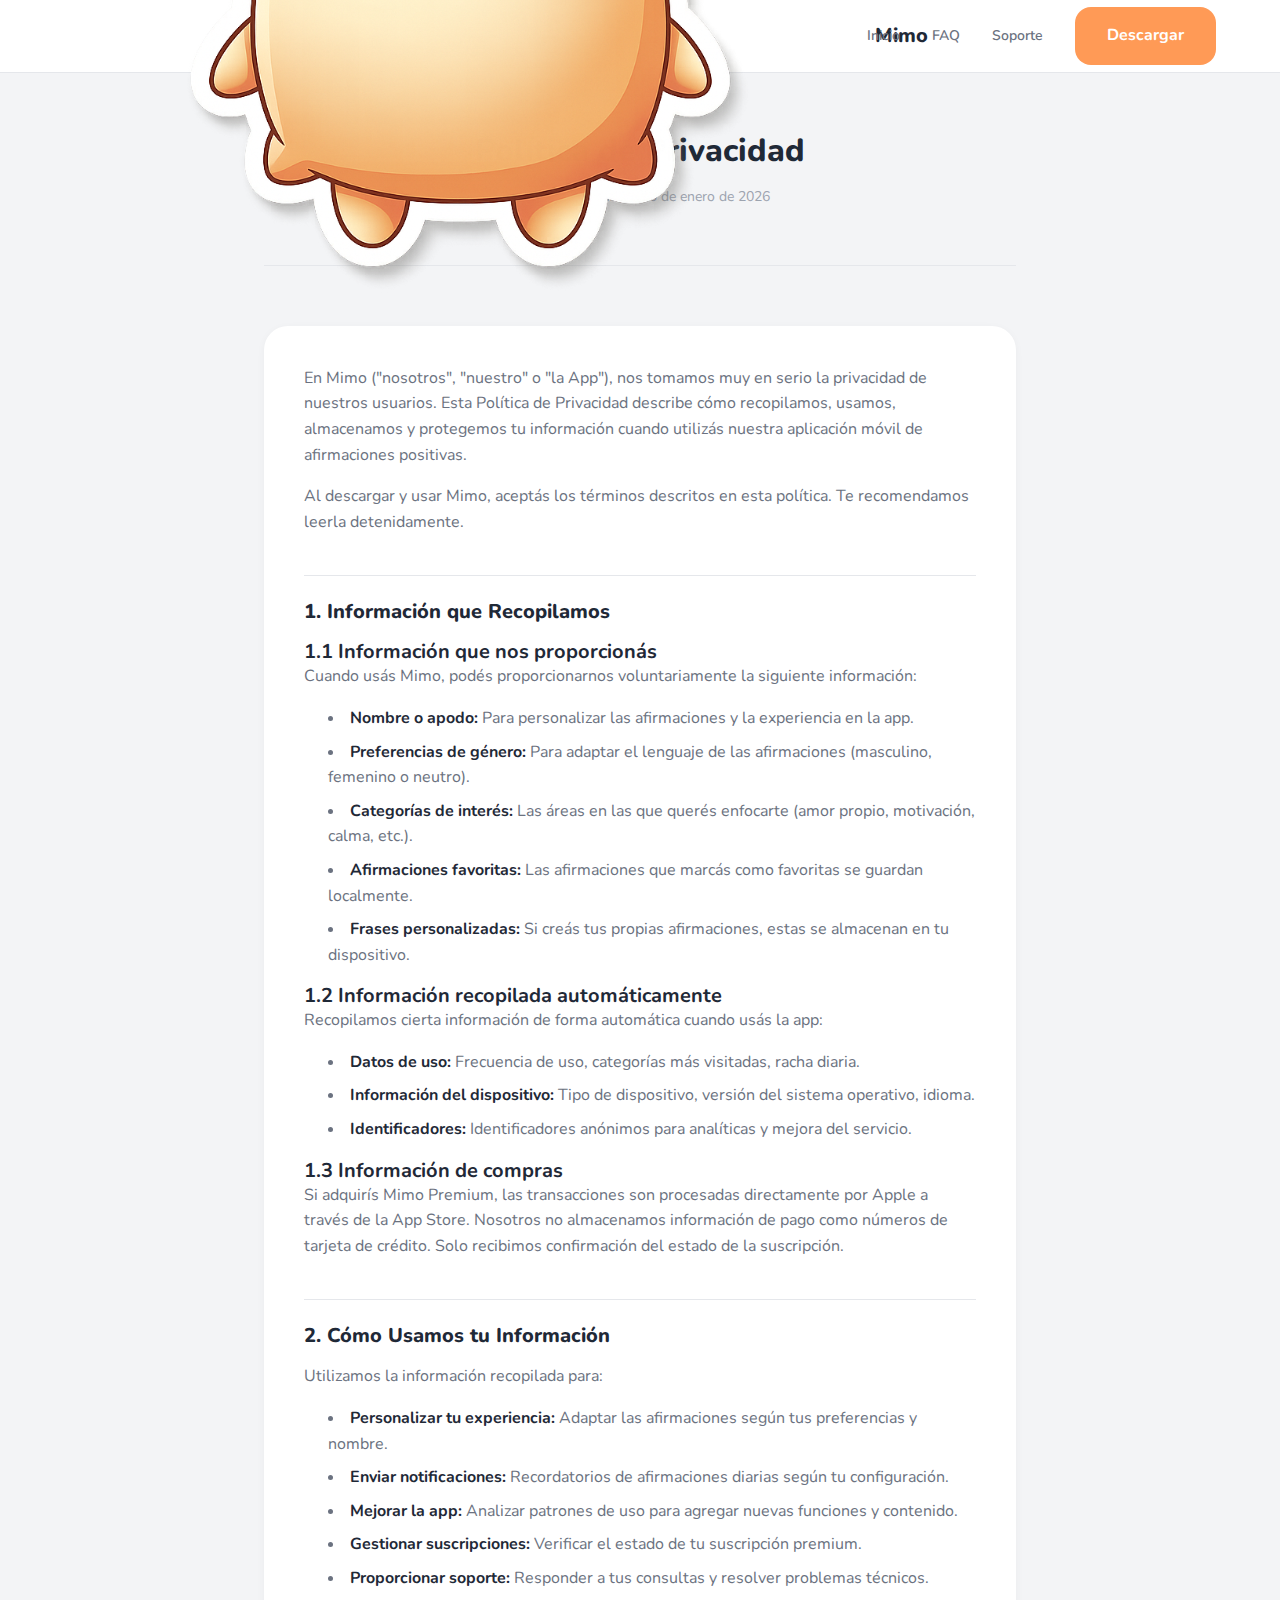
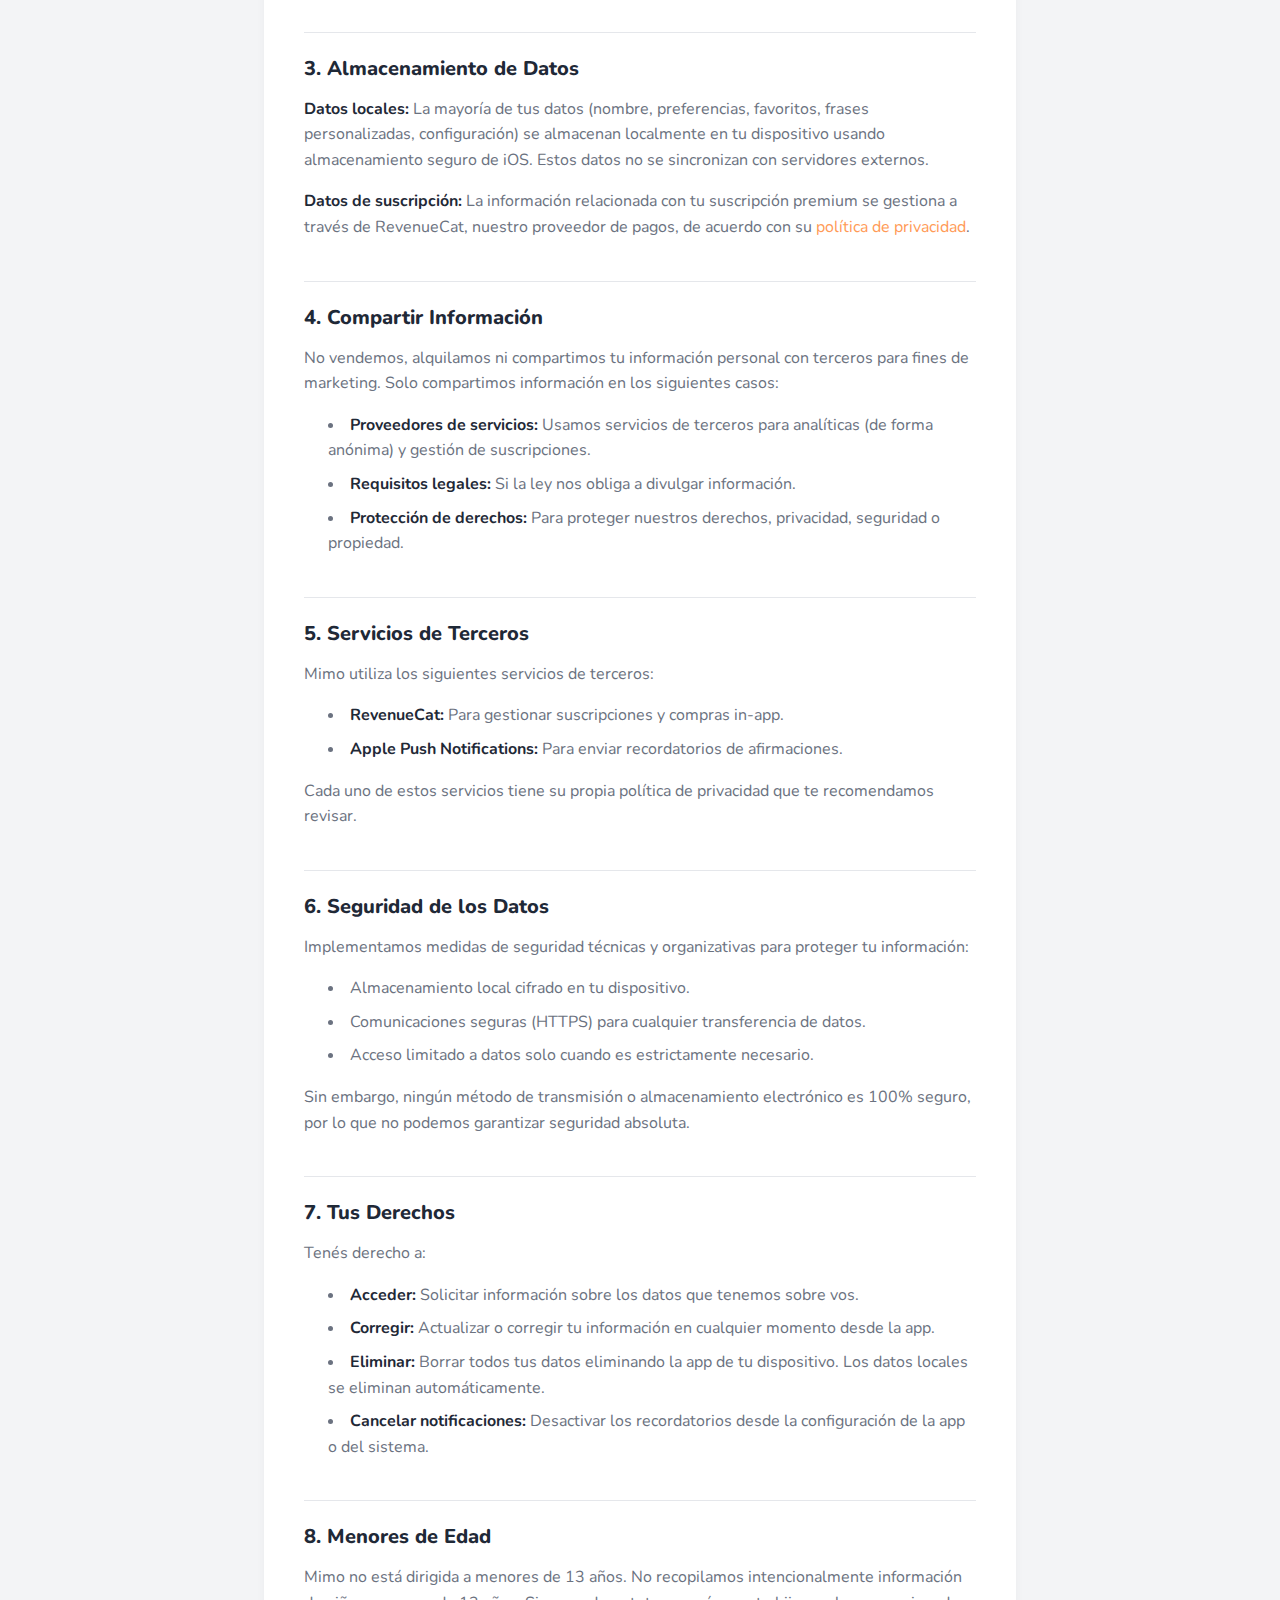
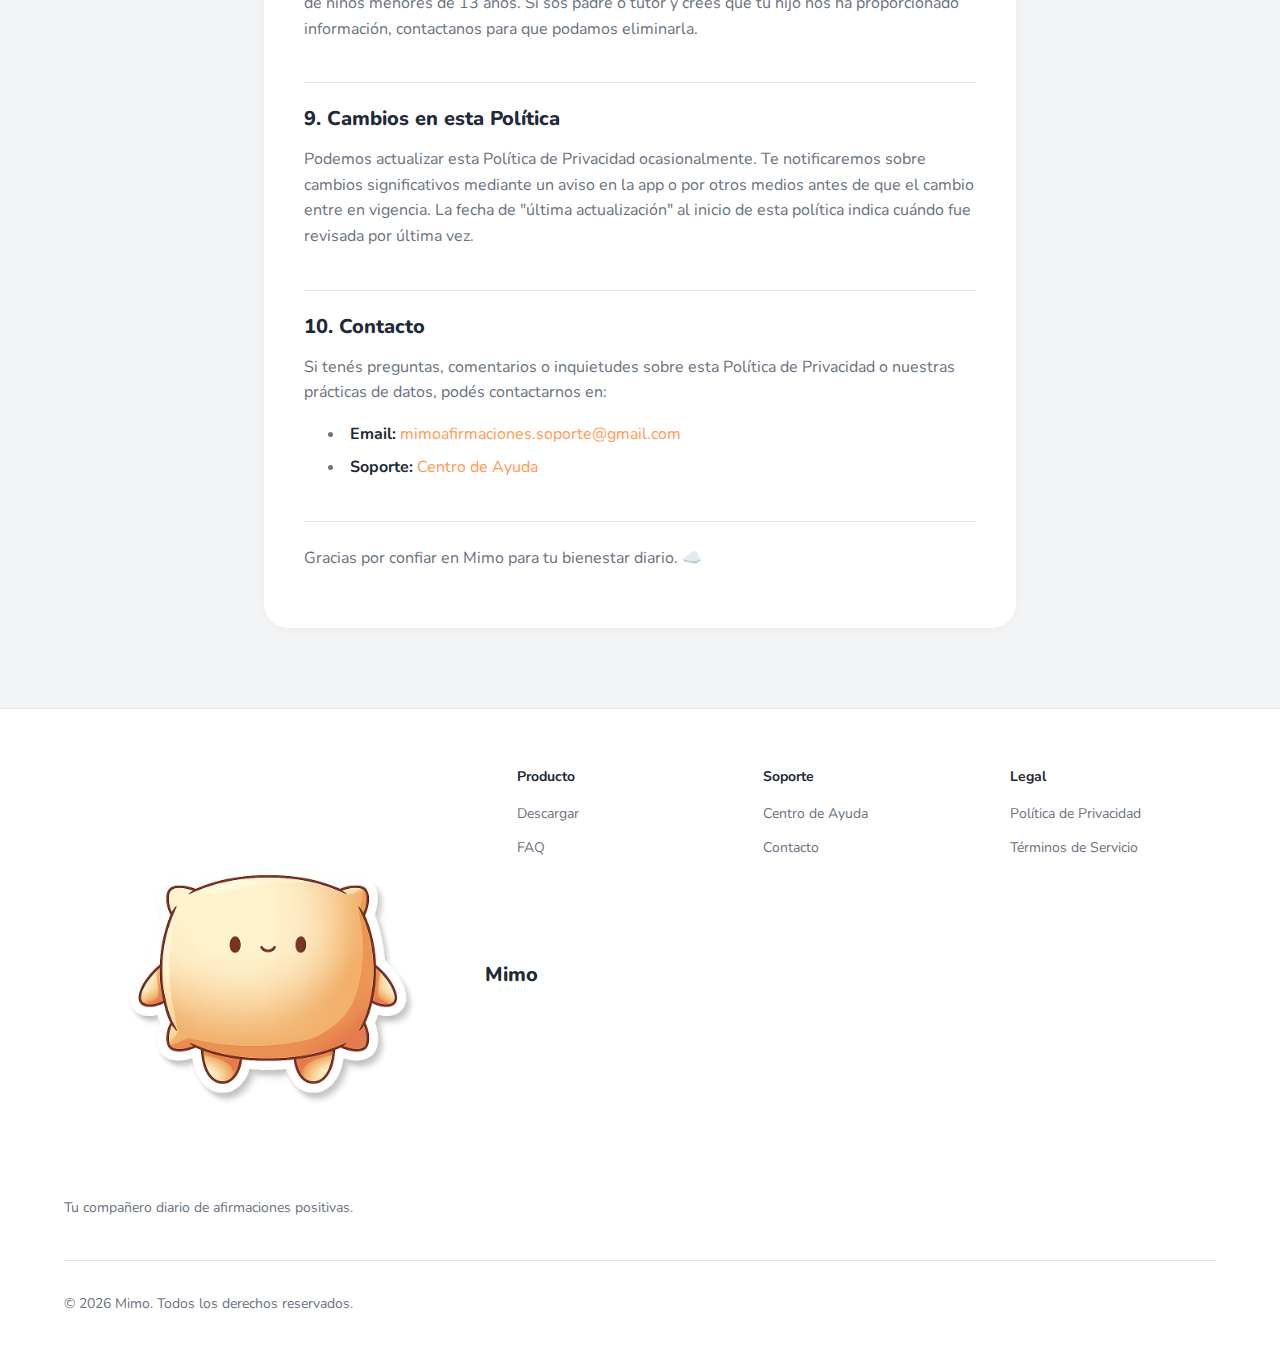
<file: privacy.html>
<!DOCTYPE html>
<html lang="es">
<head>
  <meta charset="UTF-8">
  <meta name="viewport" content="width=device-width, initial-scale=1.0">
  <meta name="description" content="Política de Privacidad de Mimo - Conocé cómo protegemos tu información personal.">
  
  <title>Política de Privacidad - Mimo</title>
  
  <link rel="stylesheet" href="css/styles.css">
  <link rel="icon" type="image/png" href="assets/Mimo.png">
</head>
<body>
  <!-- Header -->
  <header class="header" id="header">
    <div class="container">
      <div class="header-inner">
        <a href="index.html" class="logo">
          <img src="assets/Mimo.png" alt="Mimo" class="logo-icon">
          <span>Mimo</span>
        </a>
        
        <button class="mobile-menu-toggle" id="menuToggle" aria-label="Menú">
          ☰
        </button>
        
        <nav class="nav" id="nav">
          <a href="index.html" class="nav-link">Inicio</a>
          <a href="faq.html" class="nav-link">FAQ</a>
          <a href="support.html" class="nav-link">Soporte</a>
          <a href="index.html#download" class="btn btn-primary">Descargar</a>
        </nav>
      </div>
    </div>
  </header>

  <!-- Content -->
  <main class="legal-page">
    <div class="container container-narrow">
      <div class="legal-header">
        <h1>Política de Privacidad</h1>
        <p class="legal-date">Última actualización: 20 de enero de 2026</p>
      </div>
      
      <div class="legal-content">
        <p>En Mimo ("nosotros", "nuestro" o "la App"), nos tomamos muy en serio la privacidad de nuestros usuarios. Esta Política de Privacidad describe cómo recopilamos, usamos, almacenamos y protegemos tu información cuando utilizás nuestra aplicación móvil de afirmaciones positivas.</p>
        
        <p>Al descargar y usar Mimo, aceptás los términos descritos en esta política. Te recomendamos leerla detenidamente.</p>

        <h2>1. Información que Recopilamos</h2>
        
        <h3>1.1 Información que nos proporcionás</h3>
        <p>Cuando usás Mimo, podés proporcionarnos voluntariamente la siguiente información:</p>
        <ul>
          <li><strong>Nombre o apodo:</strong> Para personalizar las afirmaciones y la experiencia en la app.</li>
          <li><strong>Preferencias de género:</strong> Para adaptar el lenguaje de las afirmaciones (masculino, femenino o neutro).</li>
          <li><strong>Categorías de interés:</strong> Las áreas en las que querés enfocarte (amor propio, motivación, calma, etc.).</li>
          <li><strong>Afirmaciones favoritas:</strong> Las afirmaciones que marcás como favoritas se guardan localmente.</li>
          <li><strong>Frases personalizadas:</strong> Si creás tus propias afirmaciones, estas se almacenan en tu dispositivo.</li>
        </ul>
        
        <h3>1.2 Información recopilada automáticamente</h3>
        <p>Recopilamos cierta información de forma automática cuando usás la app:</p>
        <ul>
          <li><strong>Datos de uso:</strong> Frecuencia de uso, categorías más visitadas, racha diaria.</li>
          <li><strong>Información del dispositivo:</strong> Tipo de dispositivo, versión del sistema operativo, idioma.</li>
          <li><strong>Identificadores:</strong> Identificadores anónimos para analíticas y mejora del servicio.</li>
        </ul>
        
        <h3>1.3 Información de compras</h3>
        <p>Si adquirís Mimo Premium, las transacciones son procesadas directamente por Apple a través de la App Store. Nosotros no almacenamos información de pago como números de tarjeta de crédito. Solo recibimos confirmación del estado de la suscripción.</p>

        <h2>2. Cómo Usamos tu Información</h2>
        <p>Utilizamos la información recopilada para:</p>
        <ul>
          <li><strong>Personalizar tu experiencia:</strong> Adaptar las afirmaciones según tus preferencias y nombre.</li>
          <li><strong>Enviar notificaciones:</strong> Recordatorios de afirmaciones diarias según tu configuración.</li>
          <li><strong>Mejorar la app:</strong> Analizar patrones de uso para agregar nuevas funciones y contenido.</li>
          <li><strong>Gestionar suscripciones:</strong> Verificar el estado de tu suscripción premium.</li>
          <li><strong>Proporcionar soporte:</strong> Responder a tus consultas y resolver problemas técnicos.</li>
        </ul>

        <h2>3. Almacenamiento de Datos</h2>
        <p><strong>Datos locales:</strong> La mayoría de tus datos (nombre, preferencias, favoritos, frases personalizadas, configuración) se almacenan localmente en tu dispositivo usando almacenamiento seguro de iOS. Estos datos no se sincronizan con servidores externos.</p>
        
        <p><strong>Datos de suscripción:</strong> La información relacionada con tu suscripción premium se gestiona a través de RevenueCat, nuestro proveedor de pagos, de acuerdo con su <a href="https://www.revenuecat.com/privacy" target="_blank" rel="noopener">política de privacidad</a>.</p>

        <h2>4. Compartir Información</h2>
        <p>No vendemos, alquilamos ni compartimos tu información personal con terceros para fines de marketing. Solo compartimos información en los siguientes casos:</p>
        <ul>
          <li><strong>Proveedores de servicios:</strong> Usamos servicios de terceros para analíticas (de forma anónima) y gestión de suscripciones.</li>
          <li><strong>Requisitos legales:</strong> Si la ley nos obliga a divulgar información.</li>
          <li><strong>Protección de derechos:</strong> Para proteger nuestros derechos, privacidad, seguridad o propiedad.</li>
        </ul>

        <h2>5. Servicios de Terceros</h2>
        <p>Mimo utiliza los siguientes servicios de terceros:</p>
        <ul>
          <li><strong>RevenueCat:</strong> Para gestionar suscripciones y compras in-app.</li>
          <li><strong>Apple Push Notifications:</strong> Para enviar recordatorios de afirmaciones.</li>
        </ul>
        <p>Cada uno de estos servicios tiene su propia política de privacidad que te recomendamos revisar.</p>

        <h2>6. Seguridad de los Datos</h2>
        <p>Implementamos medidas de seguridad técnicas y organizativas para proteger tu información:</p>
        <ul>
          <li>Almacenamiento local cifrado en tu dispositivo.</li>
          <li>Comunicaciones seguras (HTTPS) para cualquier transferencia de datos.</li>
          <li>Acceso limitado a datos solo cuando es estrictamente necesario.</li>
        </ul>
        <p>Sin embargo, ningún método de transmisión o almacenamiento electrónico es 100% seguro, por lo que no podemos garantizar seguridad absoluta.</p>

        <h2>7. Tus Derechos</h2>
        <p>Tenés derecho a:</p>
        <ul>
          <li><strong>Acceder:</strong> Solicitar información sobre los datos que tenemos sobre vos.</li>
          <li><strong>Corregir:</strong> Actualizar o corregir tu información en cualquier momento desde la app.</li>
          <li><strong>Eliminar:</strong> Borrar todos tus datos eliminando la app de tu dispositivo. Los datos locales se eliminan automáticamente.</li>
          <li><strong>Cancelar notificaciones:</strong> Desactivar los recordatorios desde la configuración de la app o del sistema.</li>
        </ul>

        <h2>8. Menores de Edad</h2>
        <p>Mimo no está dirigida a menores de 13 años. No recopilamos intencionalmente información de niños menores de 13 años. Si sos padre o tutor y creés que tu hijo nos ha proporcionado información, contactanos para que podamos eliminarla.</p>

        <h2>9. Cambios en esta Política</h2>
        <p>Podemos actualizar esta Política de Privacidad ocasionalmente. Te notificaremos sobre cambios significativos mediante un aviso en la app o por otros medios antes de que el cambio entre en vigencia. La fecha de "última actualización" al inicio de esta política indica cuándo fue revisada por última vez.</p>

        <h2>10. Contacto</h2>
        <p>Si tenés preguntas, comentarios o inquietudes sobre esta Política de Privacidad o nuestras prácticas de datos, podés contactarnos en:</p>
        <ul>
          <li><strong>Email:</strong> <a href="mailto:mimoafirmaciones.soporte@gmail.com">mimoafirmaciones.soporte@gmail.com</a></li>
          <li><strong>Soporte:</strong> <a href="support.html">Centro de Ayuda</a></li>
        </ul>
        
        <p style="margin-top: var(--spacing-3xl); padding-top: var(--spacing-xl); border-top: 1px solid var(--color-border);">
          Gracias por confiar en Mimo para tu bienestar diario. ☁️
        </p>
      </div>
    </div>
  </main>

  <!-- Footer -->
  <footer class="footer">
    <div class="container">
      <div class="footer-grid">
        <div class="footer-brand">
          <a href="index.html" class="logo">
            <img src="assets/Mimo.png" alt="Mimo" class="logo-icon">
            <span>Mimo</span>
          </a>
          <p>Tu compañero diario de afirmaciones positivas.</p>
        </div>
        
        <div class="footer-column">
          <h4>Producto</h4>
          <ul class="footer-links">
            <li><a href="index.html#download">Descargar</a></li>
            <li><a href="faq.html">FAQ</a></li>
          </ul>
        </div>
        
        <div class="footer-column">
          <h4>Soporte</h4>
          <ul class="footer-links">
            <li><a href="support.html">Centro de Ayuda</a></li>
            <li><a href="support.html#contact">Contacto</a></li>
          </ul>
        </div>
        
        <div class="footer-column">
          <h4>Legal</h4>
          <ul class="footer-links">
            <li><a href="privacy.html">Política de Privacidad</a></li>
            <li><a href="terms.html">Términos de Servicio</a></li>
          </ul>
        </div>
      </div>
      
      <div class="footer-bottom">
        <p>&copy; <span id="currentYear"></span> Mimo. Todos los derechos reservados.</p>
      </div>
    </div>
  </footer>

  <script>
    const menuToggle = document.getElementById('menuToggle');
    const nav = document.getElementById('nav');
    menuToggle.addEventListener('click', () => nav.classList.toggle('open'));
    
    const header = document.getElementById('header');
    window.addEventListener('scroll', () => {
      header.classList.toggle('scrolled', window.scrollY > 10);
    });
    
    // Set current year
    document.getElementById('currentYear').textContent = new Date().getFullYear();
  </script>
</body>
</html>
</file>
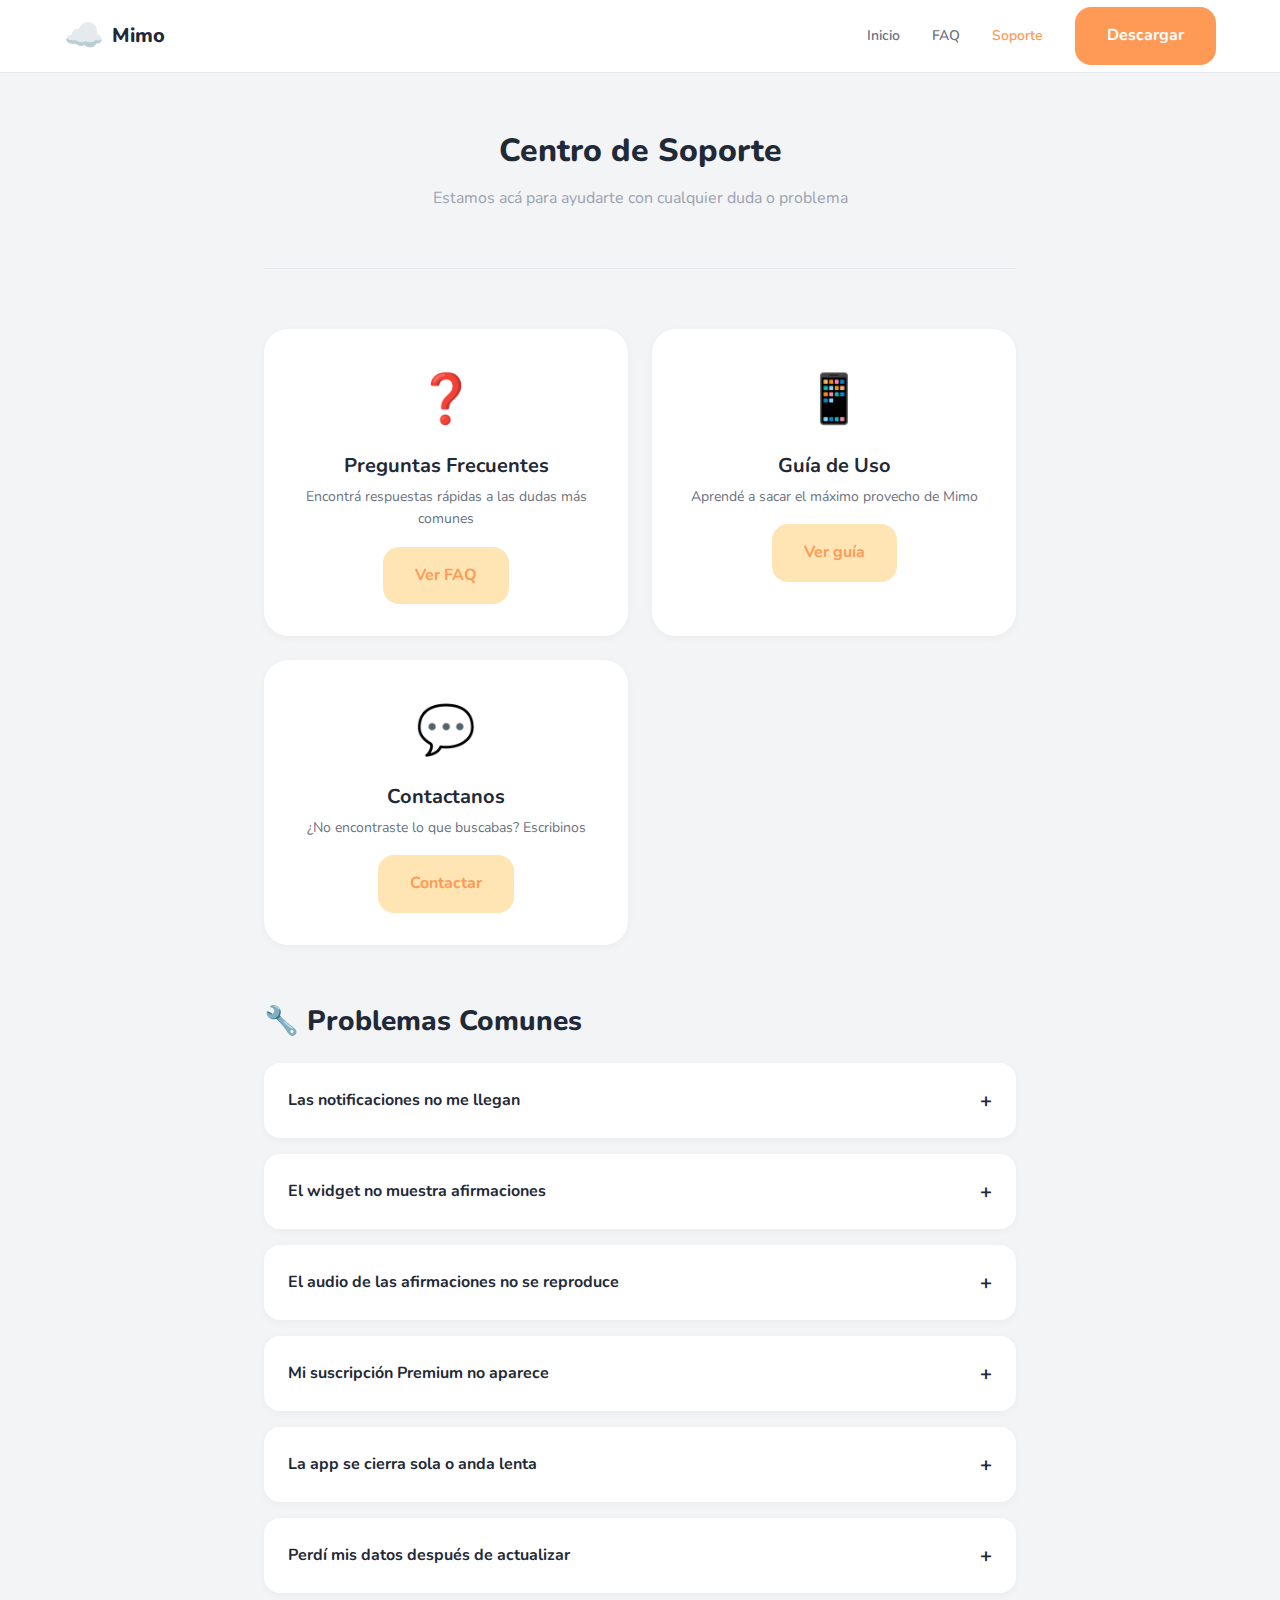
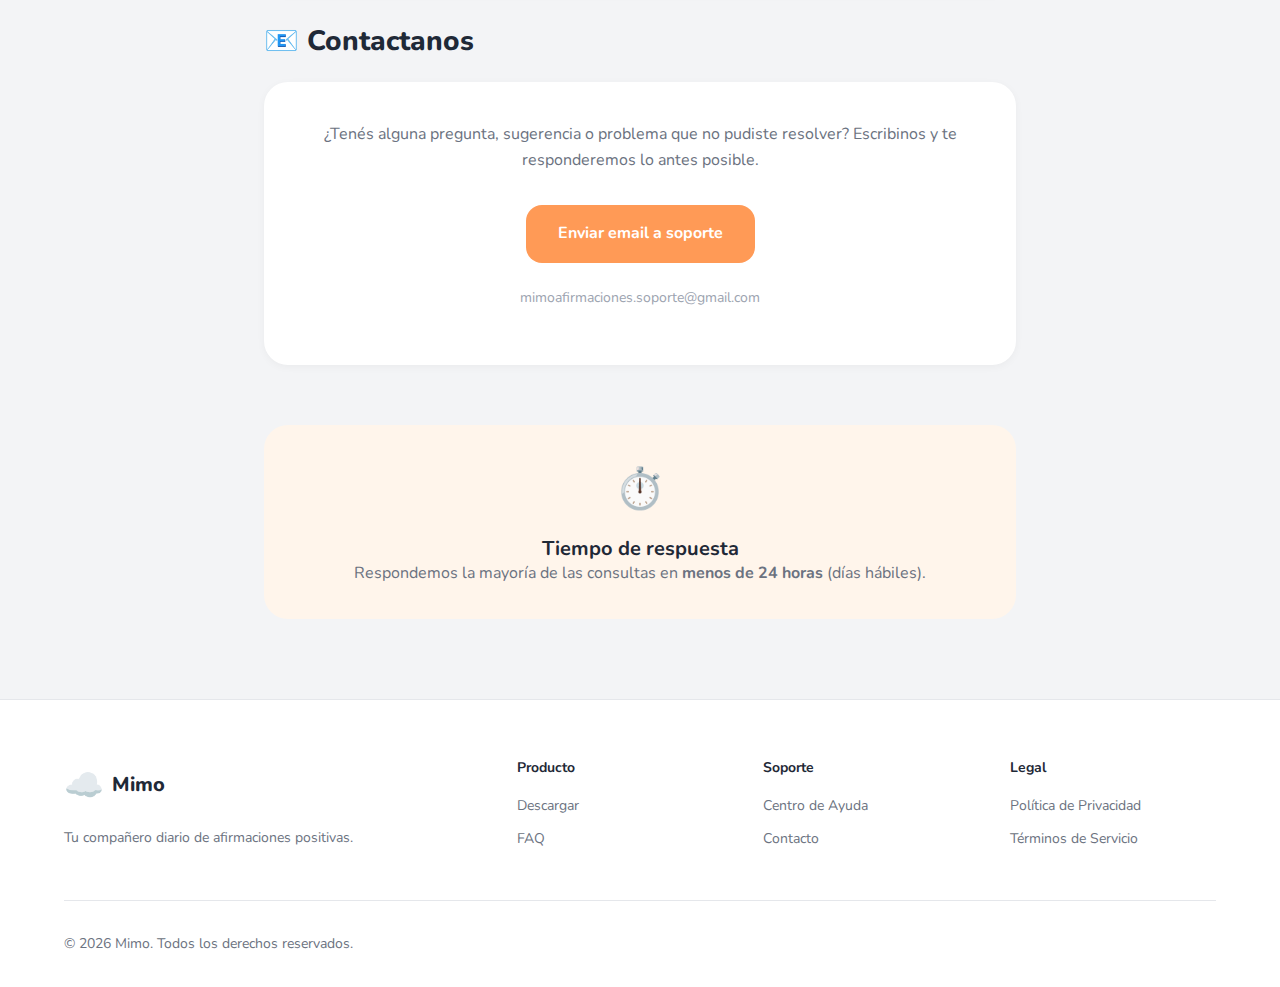
<file: support.html>
<!DOCTYPE html>
<html lang="es">
<head>
  <meta charset="UTF-8">
  <meta name="viewport" content="width=device-width, initial-scale=1.0">
  <meta name="description" content="Centro de Soporte de Mimo - Obtené ayuda y contactanos.">
  
  <title>Soporte - Mimo</title>
  
  <link rel="stylesheet" href="css/styles.css">
  <link rel="icon" type="image/png" href="images/Mimo.png">
</head>
<body>
  <!-- Header -->
  <header class="header" id="header">
    <div class="container">
      <div class="header-inner">
        <a href="index.html" class="logo">
          <span class="logo-icon">☁️</span>
          <span>Mimo</span>
        </a>
        
        <button class="mobile-menu-toggle" id="menuToggle" aria-label="Menú">
          ☰
        </button>
        
        <nav class="nav" id="nav">
          <a href="index.html" class="nav-link">Inicio</a>
          <a href="faq.html" class="nav-link">FAQ</a>
          <a href="support.html" class="nav-link active">Soporte</a>
          <a href="index.html#download" class="btn btn-primary">Descargar</a>
        </nav>
      </div>
    </div>
  </header>

  <!-- Content -->
  <main class="legal-page">
    <div class="container container-narrow">
      <div class="legal-header">
        <h1>Centro de Soporte</h1>
        <p class="text-muted">Estamos acá para ayudarte con cualquier duda o problema</p>
      </div>
      
      <!-- Quick Help Cards -->
      <div class="support-grid">
        <a href="faq.html" class="support-card">
          <div class="support-icon">❓</div>
          <h3>Preguntas Frecuentes</h3>
          <p>Encontrá respuestas rápidas a las dudas más comunes</p>
          <span class="btn btn-secondary">Ver FAQ</span>
        </a>
        
        <a href="faq.html#funciones" class="support-card">
          <div class="support-icon">📱</div>
          <h3>Guía de Uso</h3>
          <p>Aprendé a sacar el máximo provecho de Mimo</p>
          <span class="btn btn-secondary">Ver guía</span>
        </a>
        
        <a href="#contact" class="support-card">
          <div class="support-icon">💬</div>
          <h3>Contactanos</h3>
          <p>¿No encontraste lo que buscabas? Escribinos</p>
          <span class="btn btn-secondary">Contactar</span>
        </a>
      </div>
      
      <!-- Common Issues -->
      <section class="mb-4">
        <h2 style="margin-bottom: var(--spacing-xl);">🔧 Problemas Comunes</h2>
        
        <div class="faq-list">
          <div class="faq-item">
            <button class="faq-question">
              <span>Las notificaciones no me llegan</span>
              <span class="faq-icon">+</span>
            </button>
            <div class="faq-answer">
              <p>Si no estás recibiendo notificaciones, verificá lo siguiente:</p>
              <ol>
                <li><strong>Permisos del sistema:</strong> Andá a Configuración > Mimo > Notificaciones y asegurate de que estén habilitadas</li>
                <li><strong>Configuración en la app:</strong> Abrí Mimo, andá a tu perfil > Notificaciones y verificá que estén activadas</li>
                <li><strong>Modo No Molestar:</strong> Revisá que no tengas activado el modo No Molestar o Focus en tu iPhone</li>
                <li><strong>Horario configurado:</strong> Asegurate de que el rango de horas configurado sea correcto</li>
              </ol>
              <p>Si después de verificar todo esto seguís sin recibir notificaciones, probá desinstalar y reinstalar la app.</p>
            </div>
          </div>
          
          <div class="faq-item">
            <button class="faq-question">
              <span>El widget no muestra afirmaciones</span>
              <span class="faq-icon">+</span>
            </button>
            <div class="faq-answer">
              <p>Si tu widget muestra un mensaje de carga o está vacío:</p>
              <ol>
                <li><strong>Abrí la app:</strong> El widget se actualiza cuando abrís Mimo</li>
                <li><strong>Esperá unos segundos:</strong> Los widgets de iOS a veces tardan en actualizarse</li>
                <li><strong>Eliminá y volvé a agregar el widget:</strong> Mantené presionado el widget > Eliminar widget, luego agregalo de nuevo</li>
                <li><strong>Reiniciá el iPhone:</strong> Un reinicio puede solucionar problemas de widgets</li>
              </ol>
            </div>
          </div>
          
          <div class="faq-item">
            <button class="faq-question">
              <span>El audio de las afirmaciones no se reproduce</span>
              <span class="faq-icon">+</span>
            </button>
            <div class="faq-answer">
              <p>Si no podés escuchar los audios:</p>
              <ol>
                <li><strong>Verificá el volumen:</strong> Subí el volumen de tu iPhone y asegurate de no tener el silencio activado</li>
                <li><strong>Conexión a internet:</strong> Los audios se transmiten online, necesitás conexión</li>
                <li><strong>Bluetooth:</strong> Si tenés auriculares Bluetooth conectados, verificá que funcionen</li>
                <li><strong>Cerrá y abrí la app:</strong> A veces reiniciar la app soluciona problemas de audio</li>
              </ol>
            </div>
          </div>
          
          <div class="faq-item">
            <button class="faq-question">
              <span>Mi suscripción Premium no aparece</span>
              <span class="faq-icon">+</span>
            </button>
            <div class="faq-answer">
              <p>Si pagaste por Premium pero no tenés acceso:</p>
              <ol>
                <li><strong>Restaurar compras:</strong> En la app, andá a tu perfil y buscá la opción "Restaurar compras"</li>
                <li><strong>Verificá tu Apple ID:</strong> Asegurate de estar usando el mismo Apple ID con el que hiciste la compra</li>
                <li><strong>Revisá el estado de la suscripción:</strong> Andá a Configuración > [Tu nombre] > Suscripciones y verificá que Mimo esté activa</li>
                <li><strong>Esperá unos minutos:</strong> A veces Apple tarda en procesar las compras</li>
              </ol>
              <p>Si el problema persiste, <a href="#contact">contactanos</a> con tu comprobante de compra.</p>
            </div>
          </div>
          
          <div class="faq-item">
            <button class="faq-question">
              <span>La app se cierra sola o anda lenta</span>
              <span class="faq-icon">+</span>
            </button>
            <div class="faq-answer">
              <p>Si experimentás problemas de rendimiento:</p>
              <ol>
                <li><strong>Actualizá la app:</strong> Asegurate de tener la última versión desde la App Store</li>
                <li><strong>Actualizá iOS:</strong> Verificá que tu iPhone tenga la última versión del sistema</li>
                <li><strong>Reiniciá tu iPhone:</strong> Un reinicio puede liberar memoria y solucionar problemas</li>
                <li><strong>Liberá espacio:</strong> Si tu iPhone está muy lleno, algunas apps pueden funcionar mal</li>
                <li><strong>Reinstalá la app:</strong> Como último recurso, eliminá y volvé a instalar Mimo</li>
              </ol>
            </div>
          </div>
          
          <div class="faq-item">
            <button class="faq-question">
              <span>Perdí mis datos después de actualizar</span>
              <span class="faq-icon">+</span>
            </button>
            <div class="faq-answer">
              <p>Esto no debería pasar con actualizaciones normales. Si perdiste datos:</p>
              <ul>
                <li><strong>Backup de iCloud:</strong> Si tenías backup activado, tus datos deberían restaurarse automáticamente</li>
                <li><strong>Suscripción:</strong> Tu suscripción Premium siempre se puede recuperar con "Restaurar compras"</li>
              </ul>
              <p>Lamentablemente, las afirmaciones favoritas y frases personalizadas se almacenan localmente y no podemos recuperarlas si se perdieron. Te recomendamos mantener activo el backup de iCloud.</p>
            </div>
          </div>
        </div>
      </section>
      
      <!-- Contact Form -->
      <section id="contact">
        <h2 style="margin-bottom: var(--spacing-xl);">📧 Contactanos</h2>
        
        <div class="contact-form" style="text-align: center;">
          <p style="margin-bottom: var(--spacing-2xl);">
            ¿Tenés alguna pregunta, sugerencia o problema que no pudiste resolver? Escribinos y te responderemos lo antes posible.
          </p>
          
          <a href="mailto:mimoafirmaciones.soporte@gmail.com" class="btn btn-primary" style="display: inline-block;">
            Enviar email a soporte
          </a>
          
          <p style="margin-top: var(--spacing-xl); font-size: var(--font-size-small);" class="text-muted">
            mimoafirmaciones.soporte@gmail.com
          </p>
        </div>
      </section>
      
      <!-- Response Time -->
      <section style="text-align: center; margin-top: var(--spacing-4xl); padding: var(--spacing-2xl); background: var(--color-tertiary); border-radius: var(--radius-xl);">
        <div style="font-size: 40px; margin-bottom: var(--spacing-l);">⏱️</div>
        <h3>Tiempo de respuesta</h3>
        <p style="margin-bottom: 0;">Respondemos la mayoría de las consultas en <strong>menos de 24 horas</strong> (días hábiles).</p>
      </section>
    </div>
  </main>

  <!-- Footer -->
  <footer class="footer">
    <div class="container">
      <div class="footer-grid">
        <div class="footer-brand">
          <a href="index.html" class="logo">
            <span class="logo-icon">☁️</span>
            <span>Mimo</span>
          </a>
          <p>Tu compañero diario de afirmaciones positivas.</p>
        </div>
        
        <div class="footer-column">
          <h4>Producto</h4>
          <ul class="footer-links">
            <li><a href="index.html#download">Descargar</a></li>
            <li><a href="faq.html">FAQ</a></li>
          </ul>
        </div>
        
        <div class="footer-column">
          <h4>Soporte</h4>
          <ul class="footer-links">
            <li><a href="support.html">Centro de Ayuda</a></li>
            <li><a href="support.html#contact">Contacto</a></li>
          </ul>
        </div>
        
        <div class="footer-column">
          <h4>Legal</h4>
          <ul class="footer-links">
            <li><a href="privacy.html">Política de Privacidad</a></li>
            <li><a href="terms.html">Términos de Servicio</a></li>
          </ul>
        </div>
      </div>
      
      <div class="footer-bottom">
        <p>&copy; <span id="currentYear"></span> Mimo. Todos los derechos reservados.</p>
      </div>
    </div>
  </footer>

  <script>
    // Mobile menu
    const menuToggle = document.getElementById('menuToggle');
    const nav = document.getElementById('nav');
    menuToggle.addEventListener('click', () => nav.classList.toggle('open'));
    
    // Header scroll
    const header = document.getElementById('header');
    window.addEventListener('scroll', () => {
      header.classList.toggle('scrolled', window.scrollY > 10);
    });
    
    // FAQ Accordion
    document.querySelectorAll('.faq-question').forEach(button => {
      button.addEventListener('click', () => {
        const item = button.parentElement;
        const isOpen = item.classList.contains('open');
        
        document.querySelectorAll('.faq-item').forEach(faq => {
          faq.classList.remove('open');
        });
        
        if (!isOpen) {
          item.classList.add('open');
        }
      });
    });
    
    // Set current year
    document.getElementById('currentYear').textContent = new Date().getFullYear();
  </script>
</body>
</html>
</file>
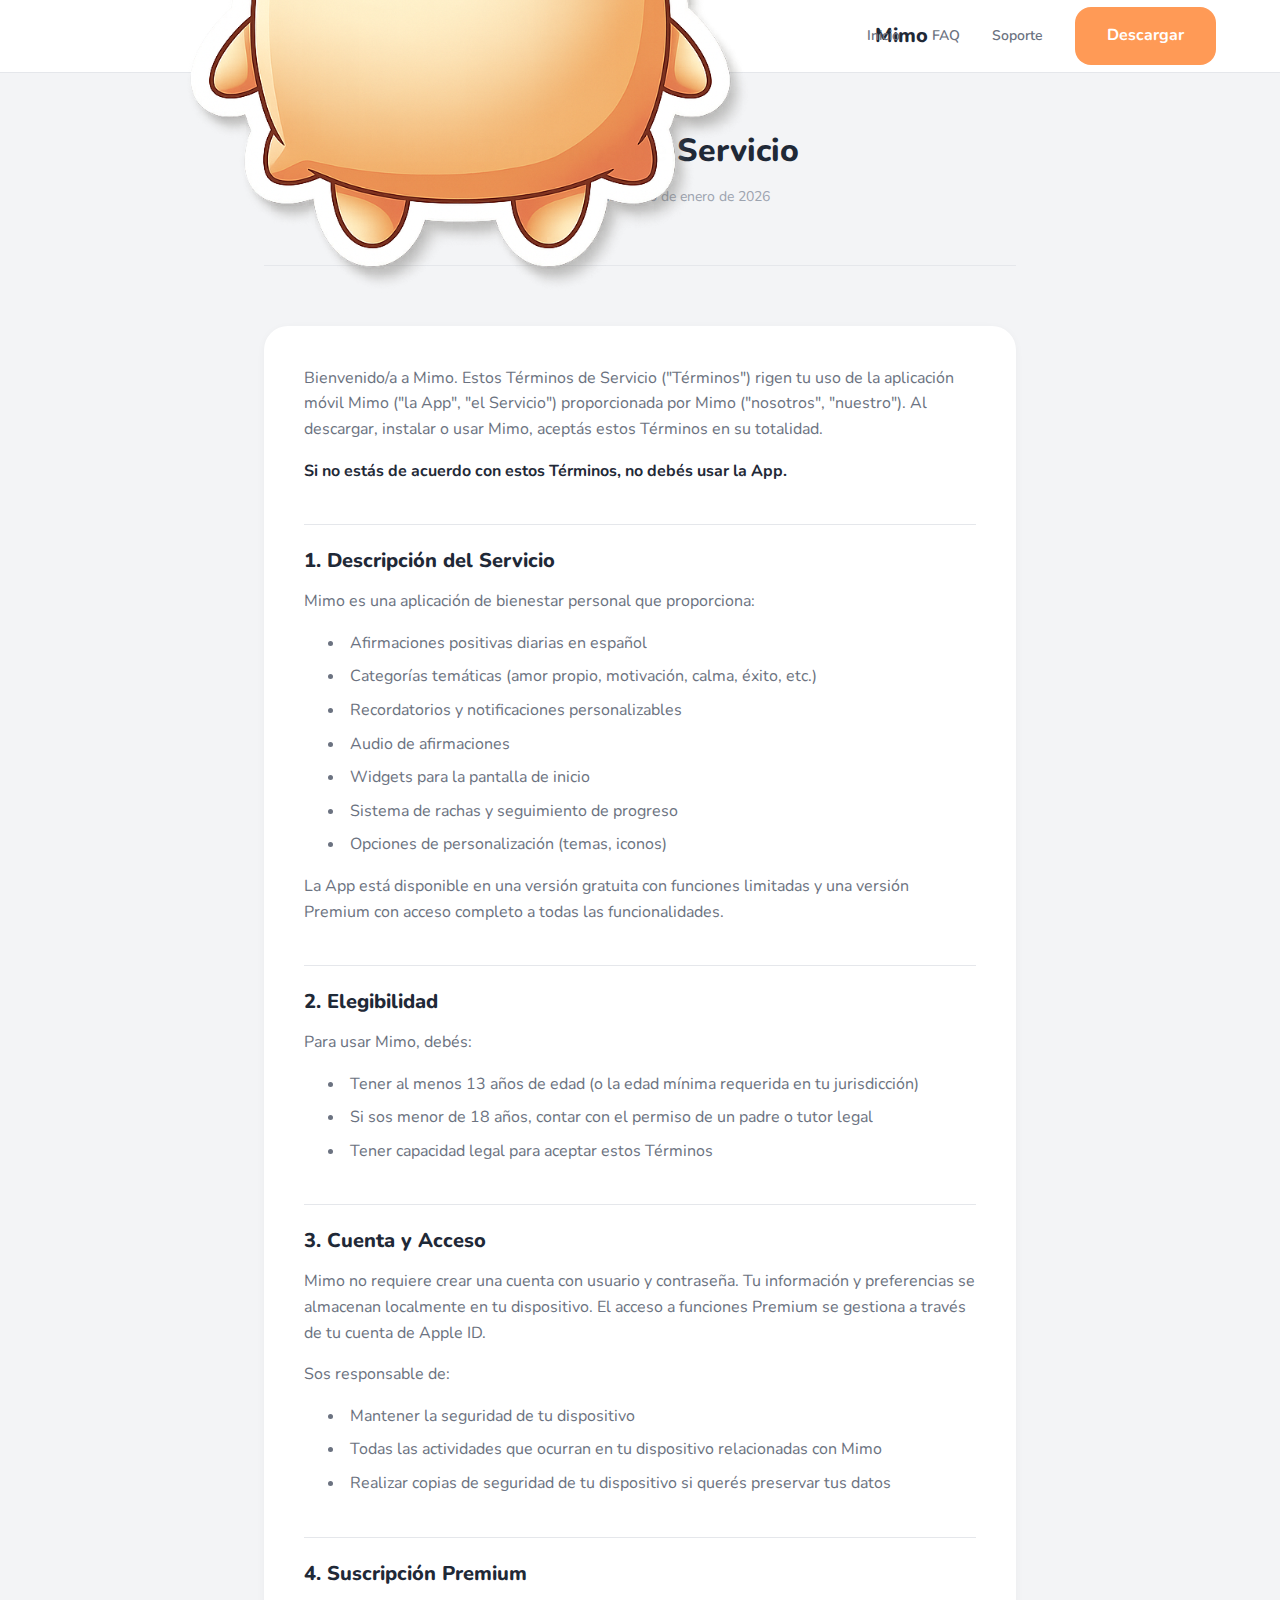
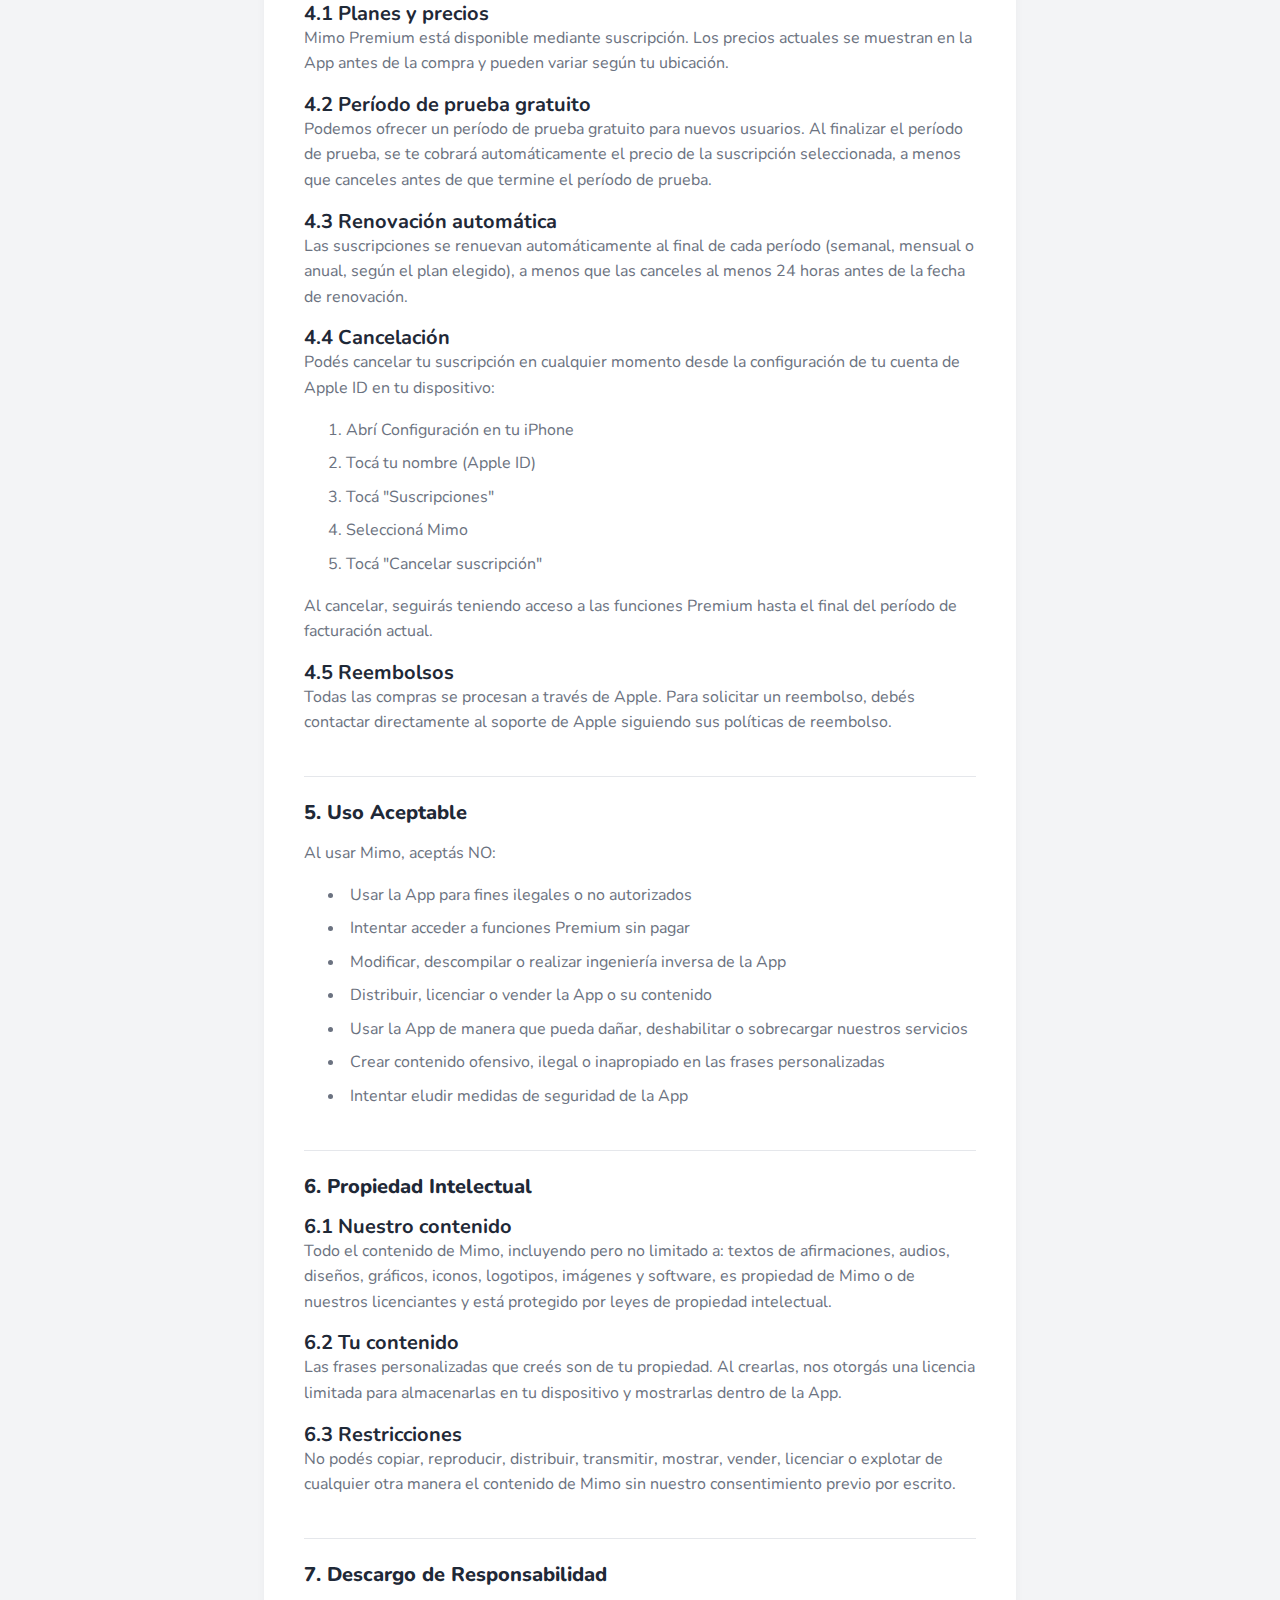
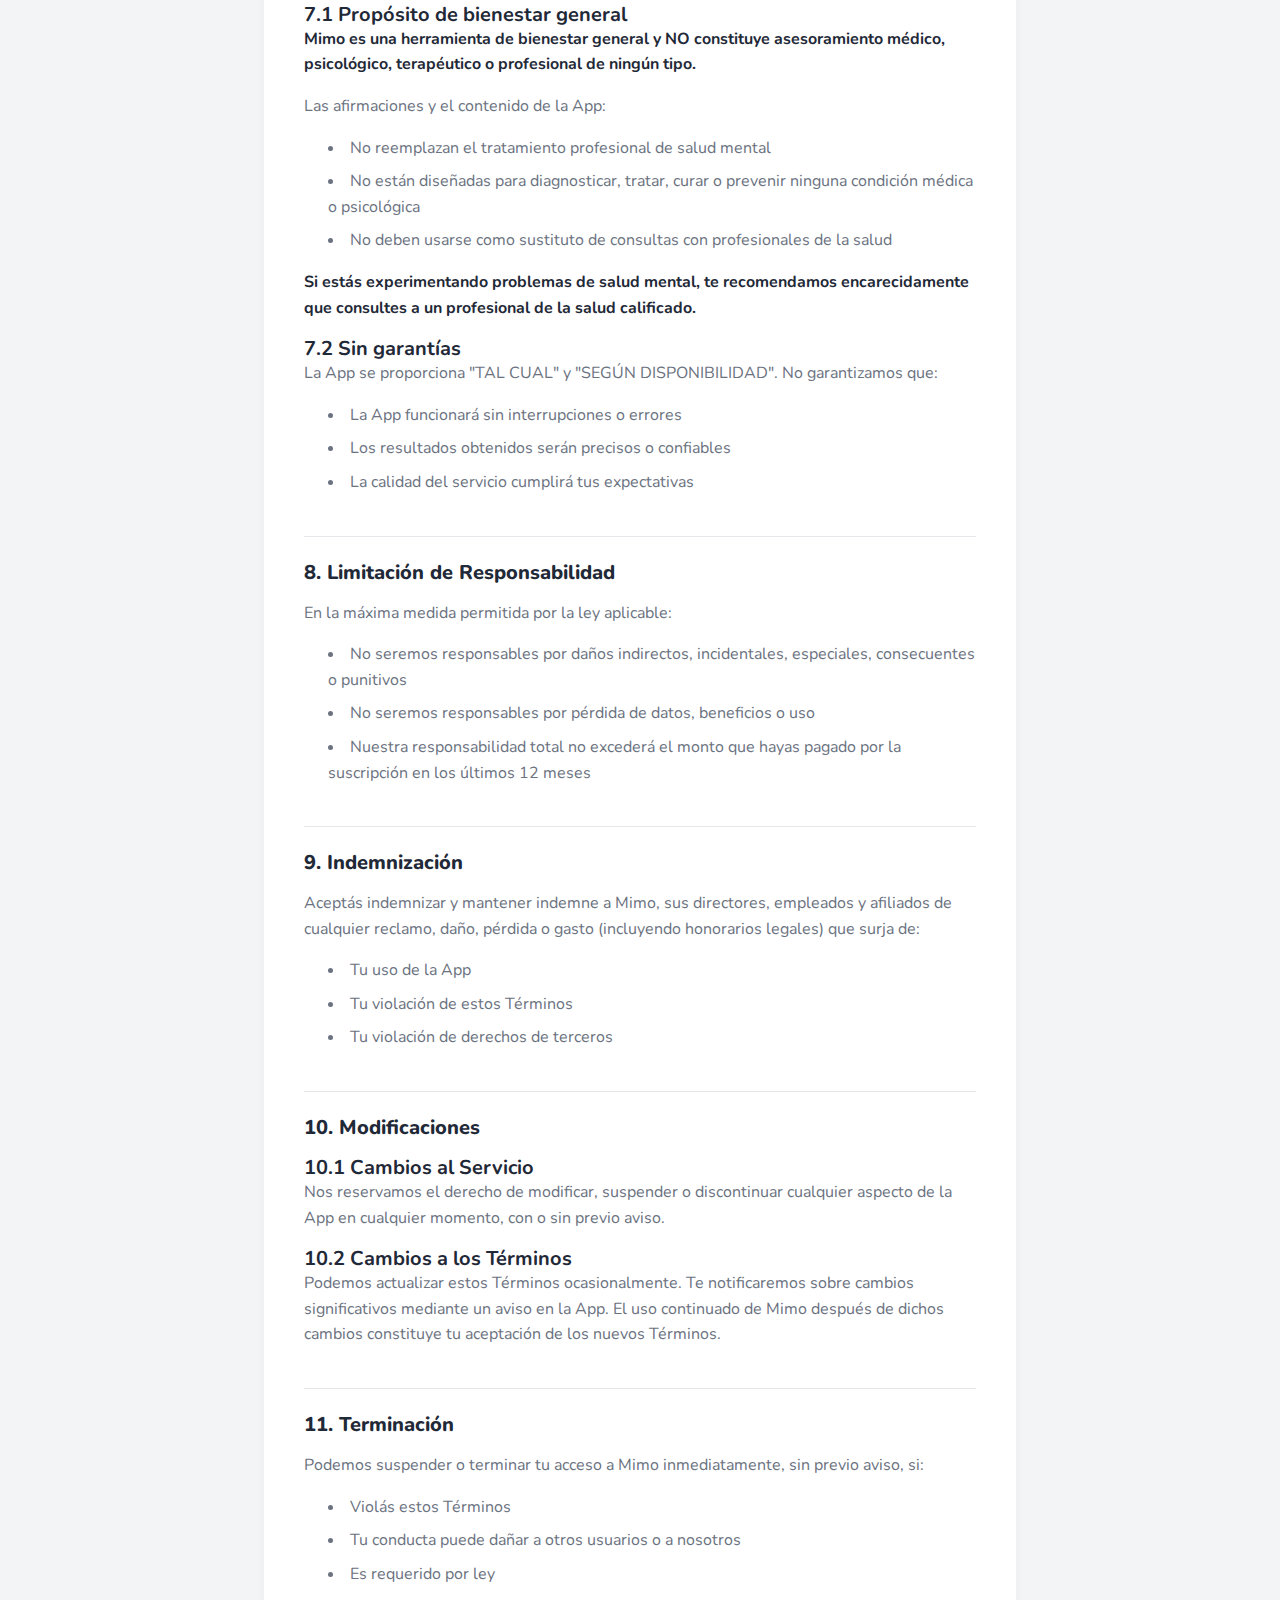
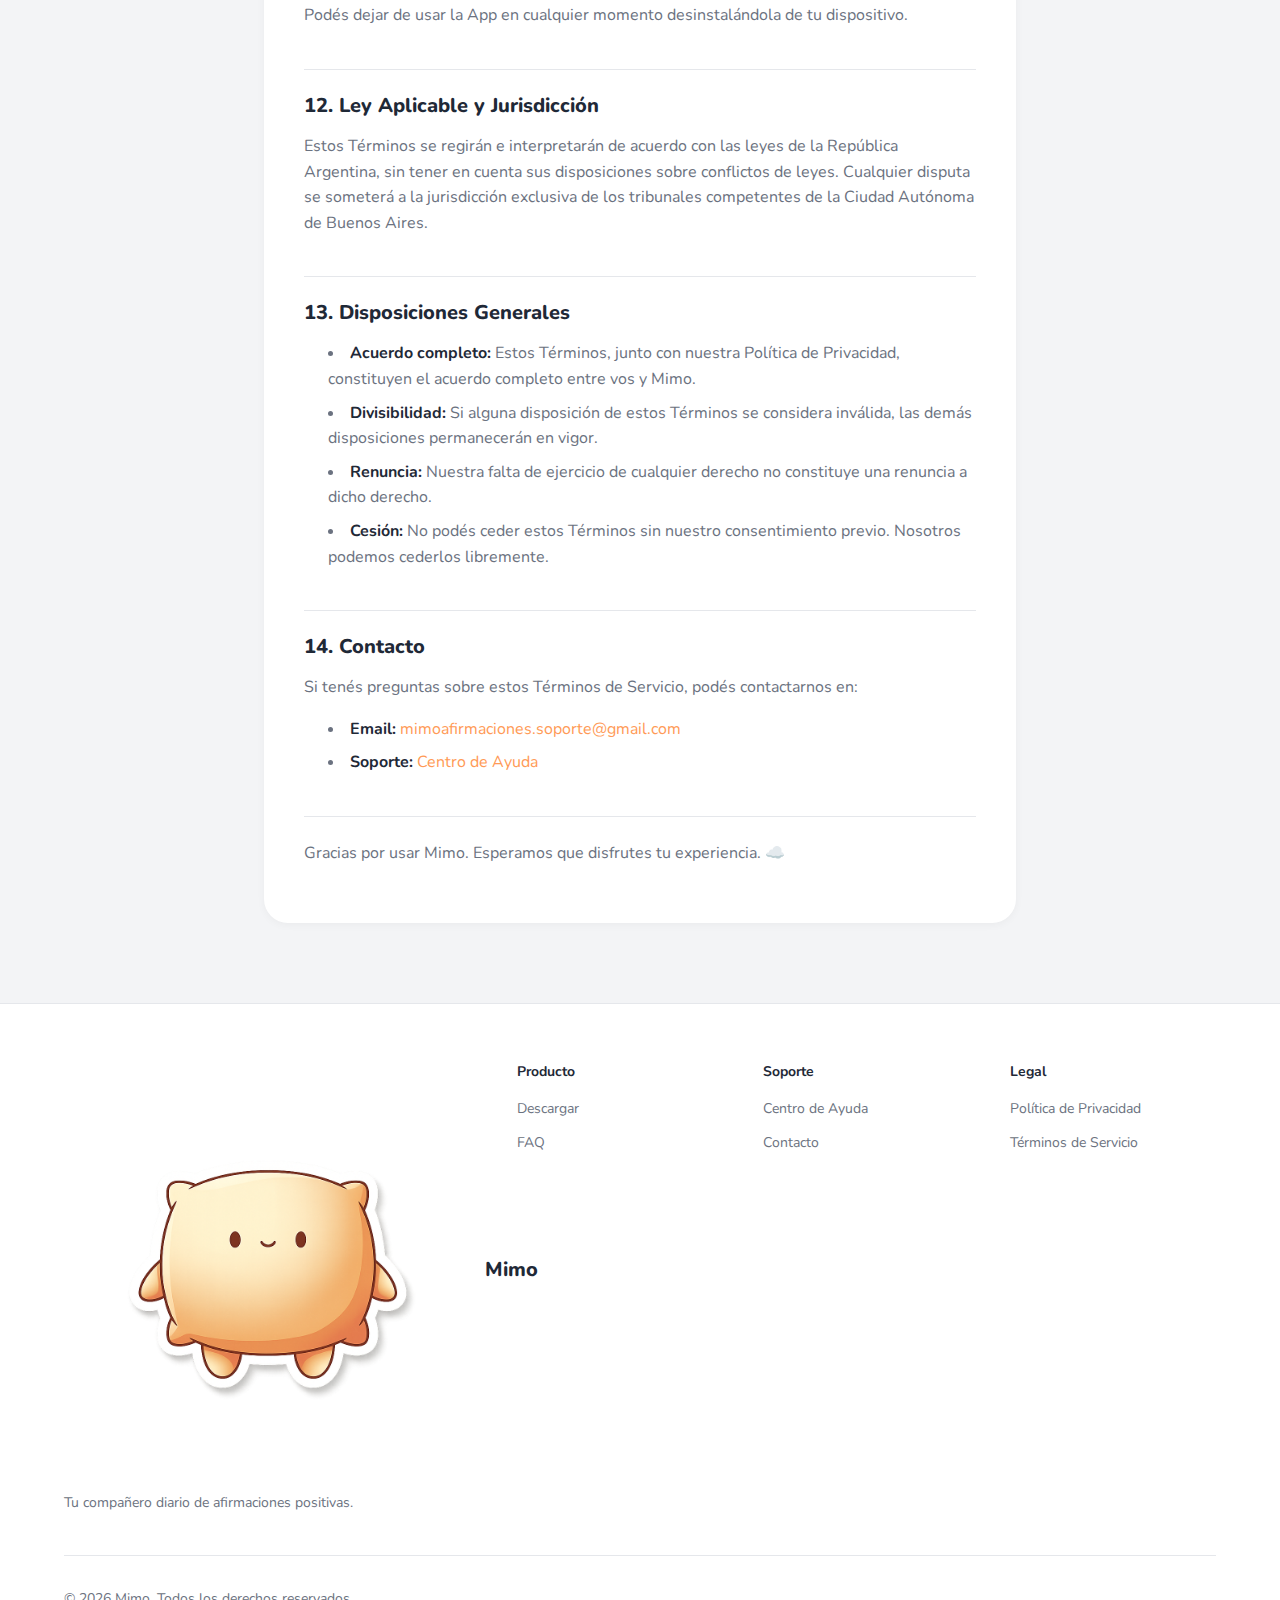
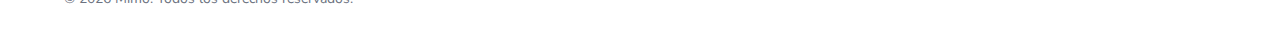
<file: terms.html>
<!DOCTYPE html>
<html lang="es">
<head>
  <meta charset="UTF-8">
  <meta name="viewport" content="width=device-width, initial-scale=1.0">
  <meta name="description" content="Términos de Servicio de Mimo - Condiciones de uso de la aplicación.">
  
  <title>Términos de Servicio - Mimo</title>
  
  <link rel="stylesheet" href="css/styles.css">
  <link rel="icon" type="image/png" href="assets/Mimo.png">
</head>
<body>
  <!-- Header -->
  <header class="header" id="header">
    <div class="container">
      <div class="header-inner">
        <a href="index.html" class="logo">
          <img src="assets/Mimo.png" alt="Mimo" class="logo-icon">
          <span>Mimo</span>
        </a>
        
        <button class="mobile-menu-toggle" id="menuToggle" aria-label="Menú">
          ☰
        </button>
        
        <nav class="nav" id="nav">
          <a href="index.html" class="nav-link">Inicio</a>
          <a href="faq.html" class="nav-link">FAQ</a>
          <a href="support.html" class="nav-link">Soporte</a>
          <a href="index.html#download" class="btn btn-primary">Descargar</a>
        </nav>
      </div>
    </div>
  </header>

  <!-- Content -->
  <main class="legal-page">
    <div class="container container-narrow">
      <div class="legal-header">
        <h1>Términos de Servicio</h1>
        <p class="legal-date">Última actualización: 20 de enero de 2026</p>
      </div>
      
      <div class="legal-content">
        <p>Bienvenido/a a Mimo. Estos Términos de Servicio ("Términos") rigen tu uso de la aplicación móvil Mimo ("la App", "el Servicio") proporcionada por Mimo ("nosotros", "nuestro"). Al descargar, instalar o usar Mimo, aceptás estos Términos en su totalidad.</p>
        
        <p><strong>Si no estás de acuerdo con estos Términos, no debés usar la App.</strong></p>

        <h2>1. Descripción del Servicio</h2>
        <p>Mimo es una aplicación de bienestar personal que proporciona:</p>
        <ul>
          <li>Afirmaciones positivas diarias en español</li>
          <li>Categorías temáticas (amor propio, motivación, calma, éxito, etc.)</li>
          <li>Recordatorios y notificaciones personalizables</li>
          <li>Audio de afirmaciones</li>
          <li>Widgets para la pantalla de inicio</li>
          <li>Sistema de rachas y seguimiento de progreso</li>
          <li>Opciones de personalización (temas, iconos)</li>
        </ul>
        
        <p>La App está disponible en una versión gratuita con funciones limitadas y una versión Premium con acceso completo a todas las funcionalidades.</p>

        <h2>2. Elegibilidad</h2>
        <p>Para usar Mimo, debés:</p>
        <ul>
          <li>Tener al menos 13 años de edad (o la edad mínima requerida en tu jurisdicción)</li>
          <li>Si sos menor de 18 años, contar con el permiso de un padre o tutor legal</li>
          <li>Tener capacidad legal para aceptar estos Términos</li>
        </ul>

        <h2>3. Cuenta y Acceso</h2>
        <p>Mimo no requiere crear una cuenta con usuario y contraseña. Tu información y preferencias se almacenan localmente en tu dispositivo. El acceso a funciones Premium se gestiona a través de tu cuenta de Apple ID.</p>
        
        <p>Sos responsable de:</p>
        <ul>
          <li>Mantener la seguridad de tu dispositivo</li>
          <li>Todas las actividades que ocurran en tu dispositivo relacionadas con Mimo</li>
          <li>Realizar copias de seguridad de tu dispositivo si querés preservar tus datos</li>
        </ul>

        <h2>4. Suscripción Premium</h2>
        
        <h3>4.1 Planes y precios</h3>
        <p>Mimo Premium está disponible mediante suscripción. Los precios actuales se muestran en la App antes de la compra y pueden variar según tu ubicación.</p>
        
        <h3>4.2 Período de prueba gratuito</h3>
        <p>Podemos ofrecer un período de prueba gratuito para nuevos usuarios. Al finalizar el período de prueba, se te cobrará automáticamente el precio de la suscripción seleccionada, a menos que canceles antes de que termine el período de prueba.</p>
        
        <h3>4.3 Renovación automática</h3>
        <p>Las suscripciones se renuevan automáticamente al final de cada período (semanal, mensual o anual, según el plan elegido), a menos que las canceles al menos 24 horas antes de la fecha de renovación.</p>
        
        <h3>4.4 Cancelación</h3>
        <p>Podés cancelar tu suscripción en cualquier momento desde la configuración de tu cuenta de Apple ID en tu dispositivo:</p>
        <ol>
          <li>Abrí Configuración en tu iPhone</li>
          <li>Tocá tu nombre (Apple ID)</li>
          <li>Tocá "Suscripciones"</li>
          <li>Seleccioná Mimo</li>
          <li>Tocá "Cancelar suscripción"</li>
        </ol>
        <p>Al cancelar, seguirás teniendo acceso a las funciones Premium hasta el final del período de facturación actual.</p>
        
        <h3>4.5 Reembolsos</h3>
        <p>Todas las compras se procesan a través de Apple. Para solicitar un reembolso, debés contactar directamente al soporte de Apple siguiendo sus políticas de reembolso.</p>

        <h2>5. Uso Aceptable</h2>
        <p>Al usar Mimo, aceptás NO:</p>
        <ul>
          <li>Usar la App para fines ilegales o no autorizados</li>
          <li>Intentar acceder a funciones Premium sin pagar</li>
          <li>Modificar, descompilar o realizar ingeniería inversa de la App</li>
          <li>Distribuir, licenciar o vender la App o su contenido</li>
          <li>Usar la App de manera que pueda dañar, deshabilitar o sobrecargar nuestros servicios</li>
          <li>Crear contenido ofensivo, ilegal o inapropiado en las frases personalizadas</li>
          <li>Intentar eludir medidas de seguridad de la App</li>
        </ul>

        <h2>6. Propiedad Intelectual</h2>
        
        <h3>6.1 Nuestro contenido</h3>
        <p>Todo el contenido de Mimo, incluyendo pero no limitado a: textos de afirmaciones, audios, diseños, gráficos, iconos, logotipos, imágenes y software, es propiedad de Mimo o de nuestros licenciantes y está protegido por leyes de propiedad intelectual.</p>
        
        <h3>6.2 Tu contenido</h3>
        <p>Las frases personalizadas que creés son de tu propiedad. Al crearlas, nos otorgás una licencia limitada para almacenarlas en tu dispositivo y mostrarlas dentro de la App.</p>
        
        <h3>6.3 Restricciones</h3>
        <p>No podés copiar, reproducir, distribuir, transmitir, mostrar, vender, licenciar o explotar de cualquier otra manera el contenido de Mimo sin nuestro consentimiento previo por escrito.</p>

        <h2>7. Descargo de Responsabilidad</h2>
        
        <h3>7.1 Propósito de bienestar general</h3>
        <p><strong>Mimo es una herramienta de bienestar general y NO constituye asesoramiento médico, psicológico, terapéutico o profesional de ningún tipo.</strong></p>
        
        <p>Las afirmaciones y el contenido de la App:</p>
        <ul>
          <li>No reemplazan el tratamiento profesional de salud mental</li>
          <li>No están diseñadas para diagnosticar, tratar, curar o prevenir ninguna condición médica o psicológica</li>
          <li>No deben usarse como sustituto de consultas con profesionales de la salud</li>
        </ul>
        
        <p><strong>Si estás experimentando problemas de salud mental, te recomendamos encarecidamente que consultes a un profesional de la salud calificado.</strong></p>
        
        <h3>7.2 Sin garantías</h3>
        <p>La App se proporciona "TAL CUAL" y "SEGÚN DISPONIBILIDAD". No garantizamos que:</p>
        <ul>
          <li>La App funcionará sin interrupciones o errores</li>
          <li>Los resultados obtenidos serán precisos o confiables</li>
          <li>La calidad del servicio cumplirá tus expectativas</li>
        </ul>

        <h2>8. Limitación de Responsabilidad</h2>
        <p>En la máxima medida permitida por la ley aplicable:</p>
        <ul>
          <li>No seremos responsables por daños indirectos, incidentales, especiales, consecuentes o punitivos</li>
          <li>No seremos responsables por pérdida de datos, beneficios o uso</li>
          <li>Nuestra responsabilidad total no excederá el monto que hayas pagado por la suscripción en los últimos 12 meses</li>
        </ul>

        <h2>9. Indemnización</h2>
        <p>Aceptás indemnizar y mantener indemne a Mimo, sus directores, empleados y afiliados de cualquier reclamo, daño, pérdida o gasto (incluyendo honorarios legales) que surja de:</p>
        <ul>
          <li>Tu uso de la App</li>
          <li>Tu violación de estos Términos</li>
          <li>Tu violación de derechos de terceros</li>
        </ul>

        <h2>10. Modificaciones</h2>
        
        <h3>10.1 Cambios al Servicio</h3>
        <p>Nos reservamos el derecho de modificar, suspender o discontinuar cualquier aspecto de la App en cualquier momento, con o sin previo aviso.</p>
        
        <h3>10.2 Cambios a los Términos</h3>
        <p>Podemos actualizar estos Términos ocasionalmente. Te notificaremos sobre cambios significativos mediante un aviso en la App. El uso continuado de Mimo después de dichos cambios constituye tu aceptación de los nuevos Términos.</p>

        <h2>11. Terminación</h2>
        <p>Podemos suspender o terminar tu acceso a Mimo inmediatamente, sin previo aviso, si:</p>
        <ul>
          <li>Violás estos Términos</li>
          <li>Tu conducta puede dañar a otros usuarios o a nosotros</li>
          <li>Es requerido por ley</li>
        </ul>
        <p>Podés dejar de usar la App en cualquier momento desinstalándola de tu dispositivo.</p>

        <h2>12. Ley Aplicable y Jurisdicción</h2>
        <p>Estos Términos se regirán e interpretarán de acuerdo con las leyes de la República Argentina, sin tener en cuenta sus disposiciones sobre conflictos de leyes. Cualquier disputa se someterá a la jurisdicción exclusiva de los tribunales competentes de la Ciudad Autónoma de Buenos Aires.</p>

        <h2>13. Disposiciones Generales</h2>
        <ul>
          <li><strong>Acuerdo completo:</strong> Estos Términos, junto con nuestra Política de Privacidad, constituyen el acuerdo completo entre vos y Mimo.</li>
          <li><strong>Divisibilidad:</strong> Si alguna disposición de estos Términos se considera inválida, las demás disposiciones permanecerán en vigor.</li>
          <li><strong>Renuncia:</strong> Nuestra falta de ejercicio de cualquier derecho no constituye una renuncia a dicho derecho.</li>
          <li><strong>Cesión:</strong> No podés ceder estos Términos sin nuestro consentimiento previo. Nosotros podemos cederlos libremente.</li>
        </ul>

        <h2>14. Contacto</h2>
        <p>Si tenés preguntas sobre estos Términos de Servicio, podés contactarnos en:</p>
        <ul>
          <li><strong>Email:</strong> <a href="mailto:mimoafirmaciones.soporte@gmail.com">mimoafirmaciones.soporte@gmail.com</a></li>
          <li><strong>Soporte:</strong> <a href="support.html">Centro de Ayuda</a></li>
        </ul>
        
        <p style="margin-top: var(--spacing-3xl); padding-top: var(--spacing-xl); border-top: 1px solid var(--color-border);">
          Gracias por usar Mimo. Esperamos que disfrutes tu experiencia. ☁️
        </p>
      </div>
    </div>
  </main>

  <!-- Footer -->
  <footer class="footer">
    <div class="container">
      <div class="footer-grid">
        <div class="footer-brand">
          <a href="index.html" class="logo">
            <img src="assets/Mimo.png" alt="Mimo" class="logo-icon">
            <span>Mimo</span>
          </a>
          <p>Tu compañero diario de afirmaciones positivas.</p>
        </div>
        
        <div class="footer-column">
          <h4>Producto</h4>
          <ul class="footer-links">
            <li><a href="index.html#download">Descargar</a></li>
            <li><a href="faq.html">FAQ</a></li>
          </ul>
        </div>
        
        <div class="footer-column">
          <h4>Soporte</h4>
          <ul class="footer-links">
            <li><a href="support.html">Centro de Ayuda</a></li>
            <li><a href="support.html#contact">Contacto</a></li>
          </ul>
        </div>
        
        <div class="footer-column">
          <h4>Legal</h4>
          <ul class="footer-links">
            <li><a href="privacy.html">Política de Privacidad</a></li>
            <li><a href="terms.html">Términos de Servicio</a></li>
          </ul>
        </div>
      </div>
      
      <div class="footer-bottom">
        <p>&copy; <span id="currentYear"></span> Mimo. Todos los derechos reservados.</p>
      </div>
    </div>
  </footer>

  <script>
    const menuToggle = document.getElementById('menuToggle');
    const nav = document.getElementById('nav');
    menuToggle.addEventListener('click', () => nav.classList.toggle('open'));
    
    const header = document.getElementById('header');
    window.addEventListener('scroll', () => {
      header.classList.toggle('scrolled', window.scrollY > 10);
    });
    
    // Set current year
    document.getElementById('currentYear').textContent = new Date().getFullYear();
  </script>
</body>
</html>
</file>
<file: css/styles.css>
/* ============================================================================
   Mimo Landing - Estilos basados en Mimo Design System
   ============================================================================ */

/* Google Fonts - Nunito */
@import url('https://fonts.googleapis.com/css2?family=Nunito:wght@400;500;600;700;800&display=swap');

/* ============================================================================
   CSS Variables - Design Tokens
   ============================================================================ */
:root {
  /* Colores Principales */
  --color-primary: #FF9A56;
  --color-primary-hover: #FF8A3D;
  --color-secondary: #FFE5B4;
  --color-tertiary: #FFF5EB;
  
  /* Colores Neutrales */
  --color-text: #1F2937;
  --color-text-secondary: #6B7280;
  --color-text-muted: #9CA3AF;
  --color-background: #F3F4F6;
  --color-surface: #FFFFFF;
  --color-border: #E5E7EB;
  
  /* Estados */
  --color-success: #059669;
  --color-success-bg: #D1FAE5;
  --color-info: #2563EB;
  --color-info-bg: #DBEAFE;
  
  /* Tipografía */
  --font-family: 'Nunito', -apple-system, BlinkMacSystemFont, sans-serif;
  --font-size-display: 48px;
  --font-size-h1: 32px;
  --font-size-h2: 28px;
  --font-size-h3: 20px;
  --font-size-body: 16px;
  --font-size-small: 14px;
  
  /* Espaciado */
  --spacing-xs: 4px;
  --spacing-s: 8px;
  --spacing-m: 12px;
  --spacing-l: 16px;
  --spacing-xl: 24px;
  --spacing-2xl: 32px;
  --spacing-3xl: 40px;
  --spacing-4xl: 60px;
  --spacing-5xl: 80px;
  
  /* Border Radius */
  --radius-sm: 8px;
  --radius-md: 12px;
  --radius-lg: 16px;
  --radius-xl: 24px;
  --radius-full: 9999px;
  
  /* Sombras */
  --shadow-sm: 0 2px 8px rgba(0, 0, 0, 0.04);
  --shadow-md: 0 4px 12px rgba(0, 0, 0, 0.08);
  --shadow-lg: 0 8px 24px rgba(0, 0, 0, 0.12);
  --shadow-primary: 0 8px 16px rgba(255, 154, 86, 0.3);
  
  /* Transiciones */
  --transition-fast: 0.15s ease;
  --transition-normal: 0.3s ease;
}

/* Dark Mode */
@media (prefers-color-scheme: dark) {
  :root {
    --color-text: #F9FAFB;
    --color-text-secondary: #E5E7EB;
    --color-text-muted: #9CA3AF;
    --color-background: #1A1A1A;
    --color-surface: #2D2D2D;
    --color-border: #404040;
    --color-tertiary: #3A2F26;
    --color-secondary: #4A3B2F;
    
    --shadow-sm: 0 2px 8px rgba(0, 0, 0, 0.2);
    --shadow-md: 0 4px 12px rgba(0, 0, 0, 0.3);
    --shadow-lg: 0 8px 24px rgba(0, 0, 0, 0.4);
  }
}

/* ============================================================================
   Reset & Base
   ============================================================================ */
*, *::before, *::after {
  box-sizing: border-box;
  margin: 0;
  padding: 0;
}

html {
  scroll-behavior: smooth;
}

body {
  font-family: var(--font-family);
  font-size: var(--font-size-body);
  line-height: 1.6;
  color: var(--color-text);
  background-color: var(--color-background);
  -webkit-font-smoothing: antialiased;
  -moz-osx-font-smoothing: grayscale;
}

a {
  color: var(--color-primary);
  text-decoration: none;
  transition: color var(--transition-fast);
}

a:hover {
  color: var(--color-primary-hover);
}

img {
  max-width: 100%;
  height: auto;
}

ul, ol {
  list-style-position: inside;
}

/* ============================================================================
   Typography
   ============================================================================ */
h1, h2, h3, h4, h5, h6 {
  line-height: 1.2;
  font-weight: 700;
  color: var(--color-text);
}

h1 {
  font-size: var(--font-size-h1);
  font-weight: 800;
}

h2 {
  font-size: var(--font-size-h2);
  font-weight: 800;
}

h3 {
  font-size: var(--font-size-h3);
  font-weight: 700;
}

p {
  margin-bottom: var(--spacing-l);
  color: var(--color-text-secondary);
}

.text-muted {
  color: var(--color-text-muted);
}

/* ============================================================================
   Layout
   ============================================================================ */
.container {
  width: 100%;
  max-width: 1200px;
  margin: 0 auto;
  padding: 0 var(--spacing-xl);
}

.container-narrow {
  max-width: 800px;
}

/* ============================================================================
   Header / Navigation
   ============================================================================ */
.header {
  position: fixed;
  top: 0;
  left: 0;
  right: 0;
  background: var(--color-surface);
  border-bottom: 1px solid var(--color-border);
  z-index: 1000;
  transition: box-shadow var(--transition-normal);
}

.header.scrolled {
  box-shadow: var(--shadow-md);
}

.header-inner {
  display: flex;
  align-items: center;
  justify-content: space-between;
  height: 72px;
}

.logo {
  display: flex;
  align-items: center;
  gap: var(--spacing-s);
  font-size: var(--font-size-h3);
  font-weight: 800;
  color: var(--color-text);
}

.logo-icon {
  font-size: 32px;
}

.nav {
  display: flex;
  align-items: center;
  gap: var(--spacing-2xl);
}

.nav-link {
  color: var(--color-text-secondary);
  font-weight: 600;
  font-size: var(--font-size-small);
  transition: color var(--transition-fast);
}

.nav-link:hover {
  color: var(--color-primary);
}

.nav-link.active {
  color: var(--color-primary);
}

/* Mobile Menu */
.mobile-menu-toggle {
  display: none;
  background: none;
  border: none;
  font-size: 24px;
  cursor: pointer;
  color: var(--color-text);
}

@media (max-width: 768px) {
  .nav {
    display: none;
    position: absolute;
    top: 72px;
    left: 0;
    right: 0;
    background: var(--color-surface);
    flex-direction: column;
    padding: var(--spacing-xl);
    gap: var(--spacing-l);
    border-bottom: 1px solid var(--color-border);
    box-shadow: var(--shadow-md);
  }
  
  .nav.open {
    display: flex;
  }
  
  .mobile-menu-toggle {
    display: block;
  }
}

/* ============================================================================
   Hero Section
   ============================================================================ */
.hero {
  padding: calc(72px + var(--spacing-5xl)) 0 var(--spacing-5xl);
  text-align: center;
  background: linear-gradient(180deg, var(--color-tertiary) 0%, var(--color-background) 100%);
}

.hero-title {
  font-size: clamp(32px, 5vw, 48px);
  font-weight: 800;
  margin-bottom: var(--spacing-xl);
}

.hero-title .highlight {
  color: var(--color-primary);
}

.hero-subtitle {
  font-size: clamp(16px, 2.5vw, 20px);
  color: var(--color-text-secondary);
  max-width: 600px;
  margin: 0 auto var(--spacing-3xl);
}

.hero-cta {
  display: flex;
  flex-wrap: wrap;
  justify-content: center;
  gap: var(--spacing-l);
}

.app-store-badge {
  height: 54px;
  transition: transform var(--transition-fast);
}

.app-store-badge:hover {
  transform: scale(1.05);
}

.hero-image {
  margin-top: var(--spacing-4xl);
  max-width: 300px;
  margin-left: auto;
  margin-right: auto;
}

/* ============================================================================
   Buttons
   ============================================================================ */
.btn {
  display: inline-flex;
  align-items: center;
  justify-content: center;
  gap: var(--spacing-s);
  padding: var(--spacing-l) var(--spacing-2xl);
  border-radius: var(--radius-lg);
  font-family: var(--font-family);
  font-size: var(--font-size-body);
  font-weight: 700;
  text-decoration: none;
  border: none;
  cursor: pointer;
  transition: all var(--transition-fast);
}

.btn-primary {
  background: var(--color-primary);
  color: white;
}

.btn-primary:hover {
  background: var(--color-primary-hover);
  color: white;
  transform: translateY(-2px);
  box-shadow: var(--shadow-primary);
}

.btn-secondary {
  background: var(--color-secondary);
  color: var(--color-primary);
}

.btn-secondary:hover {
  background: #FFD89B;
  color: var(--color-primary);
  transform: translateY(-2px);
}

.btn-outline {
  background: transparent;
  border: 2px solid var(--color-primary);
  color: var(--color-primary);
}

.btn-outline:hover {
  background: var(--color-primary);
  color: white;
  transform: translateY(-2px);
}

/* ============================================================================
   Features Section
   ============================================================================ */
.features {
  padding: var(--spacing-5xl) 0;
}

.section-title {
  text-align: center;
  margin-bottom: var(--spacing-4xl);
}

.section-title h2 {
  margin-bottom: var(--spacing-l);
}

.section-title p {
  max-width: 600px;
  margin: 0 auto;
}

.features-grid {
  display: grid;
  grid-template-columns: repeat(auto-fit, minmax(280px, 1fr));
  gap: var(--spacing-xl);
}

.feature-card {
  background: var(--color-surface);
  border-radius: var(--radius-xl);
  padding: var(--spacing-2xl);
  box-shadow: var(--shadow-sm);
  transition: all var(--transition-normal);
}

.feature-card:hover {
  transform: translateY(-4px);
  box-shadow: var(--shadow-md);
}

.feature-icon {
  font-size: 40px;
  margin-bottom: var(--spacing-l);
}

.feature-card h3 {
  margin-bottom: var(--spacing-s);
}

.feature-card p {
  margin-bottom: 0;
  font-size: var(--font-size-small);
}

/* ============================================================================
   Cards
   ============================================================================ */
.card {
  background: var(--color-surface);
  border-radius: var(--radius-xl);
  padding: var(--spacing-2xl);
  box-shadow: var(--shadow-sm);
}

/* ============================================================================
   Legal Pages
   ============================================================================ */
.legal-page {
  padding: calc(72px + var(--spacing-4xl)) 0 var(--spacing-5xl);
}

.legal-header {
  text-align: center;
  margin-bottom: var(--spacing-4xl);
  padding-bottom: var(--spacing-3xl);
  border-bottom: 1px solid var(--color-border);
}

.legal-header h1 {
  margin-bottom: var(--spacing-l);
}

.legal-date {
  color: var(--color-text-muted);
  font-size: var(--font-size-small);
}

.legal-content {
  background: var(--color-surface);
  border-radius: var(--radius-xl);
  padding: var(--spacing-3xl);
  box-shadow: var(--shadow-sm);
}

.legal-content h2 {
  font-size: var(--font-size-h3);
  margin-top: var(--spacing-3xl);
  margin-bottom: var(--spacing-l);
  padding-top: var(--spacing-xl);
  border-top: 1px solid var(--color-border);
}

.legal-content h2:first-child {
  margin-top: 0;
  padding-top: 0;
  border-top: none;
}

.legal-content ul, .legal-content ol {
  margin-bottom: var(--spacing-l);
  padding-left: var(--spacing-xl);
}

.legal-content li {
  margin-bottom: var(--spacing-s);
  color: var(--color-text-secondary);
}

.legal-content strong {
  color: var(--color-text);
}

/* ============================================================================
   FAQ Section
   ============================================================================ */
.faq-list {
  display: flex;
  flex-direction: column;
  gap: var(--spacing-l);
}

.faq-item {
  background: var(--color-surface);
  border-radius: var(--radius-lg);
  overflow: hidden;
  box-shadow: var(--shadow-sm);
}

.faq-question {
  width: 100%;
  display: flex;
  align-items: center;
  justify-content: space-between;
  padding: var(--spacing-xl);
  background: none;
  border: none;
  cursor: pointer;
  font-family: var(--font-family);
  font-size: var(--font-size-body);
  font-weight: 700;
  color: var(--color-text);
  text-align: left;
  transition: background var(--transition-fast);
}

.faq-question:hover {
  background: var(--color-tertiary);
}

.faq-icon {
  font-size: 20px;
  transition: transform var(--transition-fast);
}

.faq-item.open .faq-icon {
  transform: rotate(45deg);
}

.faq-answer {
  display: none;
  padding: 0 var(--spacing-xl) var(--spacing-xl);
  color: var(--color-text-secondary);
  line-height: 1.7;
}

.faq-item.open .faq-answer {
  display: block;
}

/* ============================================================================
   Support Page
   ============================================================================ */
.support-grid {
  display: grid;
  grid-template-columns: repeat(auto-fit, minmax(280px, 1fr));
  gap: var(--spacing-xl);
  margin-bottom: var(--spacing-4xl);
}

.support-card {
  background: var(--color-surface);
  border-radius: var(--radius-xl);
  padding: var(--spacing-2xl);
  text-align: center;
  box-shadow: var(--shadow-sm);
  transition: all var(--transition-normal);
}

.support-card:hover {
  transform: translateY(-4px);
  box-shadow: var(--shadow-md);
}

.support-icon {
  font-size: 48px;
  margin-bottom: var(--spacing-l);
}

.support-card h3 {
  margin-bottom: var(--spacing-s);
}

.support-card p {
  margin-bottom: var(--spacing-l);
  font-size: var(--font-size-small);
}

.contact-form {
  background: var(--color-surface);
  border-radius: var(--radius-xl);
  padding: var(--spacing-3xl);
  box-shadow: var(--shadow-sm);
}

.form-group {
  margin-bottom: var(--spacing-xl);
}

.form-label {
  display: block;
  margin-bottom: var(--spacing-s);
  font-weight: 700;
  font-size: var(--font-size-small);
  color: var(--color-text);
}

.form-input,
.form-textarea,
.form-select {
  width: 100%;
  padding: var(--spacing-l);
  border: 2px solid var(--color-border);
  border-radius: var(--radius-md);
  font-family: var(--font-family);
  font-size: var(--font-size-body);
  color: var(--color-text);
  background: var(--color-surface);
  transition: border-color var(--transition-fast), box-shadow var(--transition-fast);
}

.form-input:focus,
.form-textarea:focus,
.form-select:focus {
  outline: none;
  border-color: var(--color-primary);
  box-shadow: 0 0 0 3px rgba(255, 154, 86, 0.1);
}

.form-textarea {
  min-height: 150px;
  resize: vertical;
}

/* ============================================================================
   Footer
   ============================================================================ */
.footer {
  background: var(--color-surface);
  border-top: 1px solid var(--color-border);
  padding: var(--spacing-4xl) 0 var(--spacing-2xl);
}

.footer-grid {
  display: grid;
  grid-template-columns: 2fr repeat(3, 1fr);
  gap: var(--spacing-3xl);
  margin-bottom: var(--spacing-3xl);
}

@media (max-width: 768px) {
  .footer-grid {
    grid-template-columns: 1fr;
    text-align: center;
  }
}

.footer-brand {
  display: flex;
  flex-direction: column;
  gap: var(--spacing-l);
}

.footer-brand .logo {
  justify-content: flex-start;
}

@media (max-width: 768px) {
  .footer-brand .logo {
    justify-content: center;
  }
}

.footer-brand p {
  font-size: var(--font-size-small);
  margin-bottom: 0;
}

.footer-column h4 {
  font-size: var(--font-size-small);
  font-weight: 700;
  margin-bottom: var(--spacing-l);
  color: var(--color-text);
}

.footer-links {
  list-style: none;
  padding: 0;
}

.footer-links li {
  margin-bottom: var(--spacing-s);
}

.footer-links a {
  color: var(--color-text-secondary);
  font-size: var(--font-size-small);
}

.footer-links a:hover {
  color: var(--color-primary);
}

.footer-bottom {
  display: flex;
  justify-content: space-between;
  align-items: center;
  padding-top: var(--spacing-2xl);
  border-top: 1px solid var(--color-border);
}

@media (max-width: 768px) {
  .footer-bottom {
    flex-direction: column;
    gap: var(--spacing-l);
    text-align: center;
  }
}

.footer-bottom p {
  font-size: var(--font-size-small);
  margin-bottom: 0;
}

.social-links {
  display: flex;
  gap: var(--spacing-l);
}

.social-link {
  font-size: 20px;
  color: var(--color-text-secondary);
  transition: color var(--transition-fast);
}

.social-link:hover {
  color: var(--color-primary);
}

/* ============================================================================
   Utilities
   ============================================================================ */
.text-center {
  text-align: center;
}

.mt-0 { margin-top: 0; }
.mt-1 { margin-top: var(--spacing-s); }
.mt-2 { margin-top: var(--spacing-l); }
.mt-3 { margin-top: var(--spacing-xl); }
.mt-4 { margin-top: var(--spacing-2xl); }

.mb-0 { margin-bottom: 0; }
.mb-1 { margin-bottom: var(--spacing-s); }
.mb-2 { margin-bottom: var(--spacing-l); }
.mb-3 { margin-bottom: var(--spacing-xl); }
.mb-4 { margin-bottom: var(--spacing-2xl); }

/* ============================================================================
   Animations
   ============================================================================ */
@keyframes fadeInUp {
  from {
    opacity: 0;
    transform: translateY(20px);
  }
  to {
    opacity: 1;
    transform: translateY(0);
  }
}

.animate-fade-in-up {
  animation: fadeInUp 0.6s ease-out forwards;
}

.delay-1 { animation-delay: 0.1s; }
.delay-2 { animation-delay: 0.2s; }
.delay-3 { animation-delay: 0.3s; }
</file>
